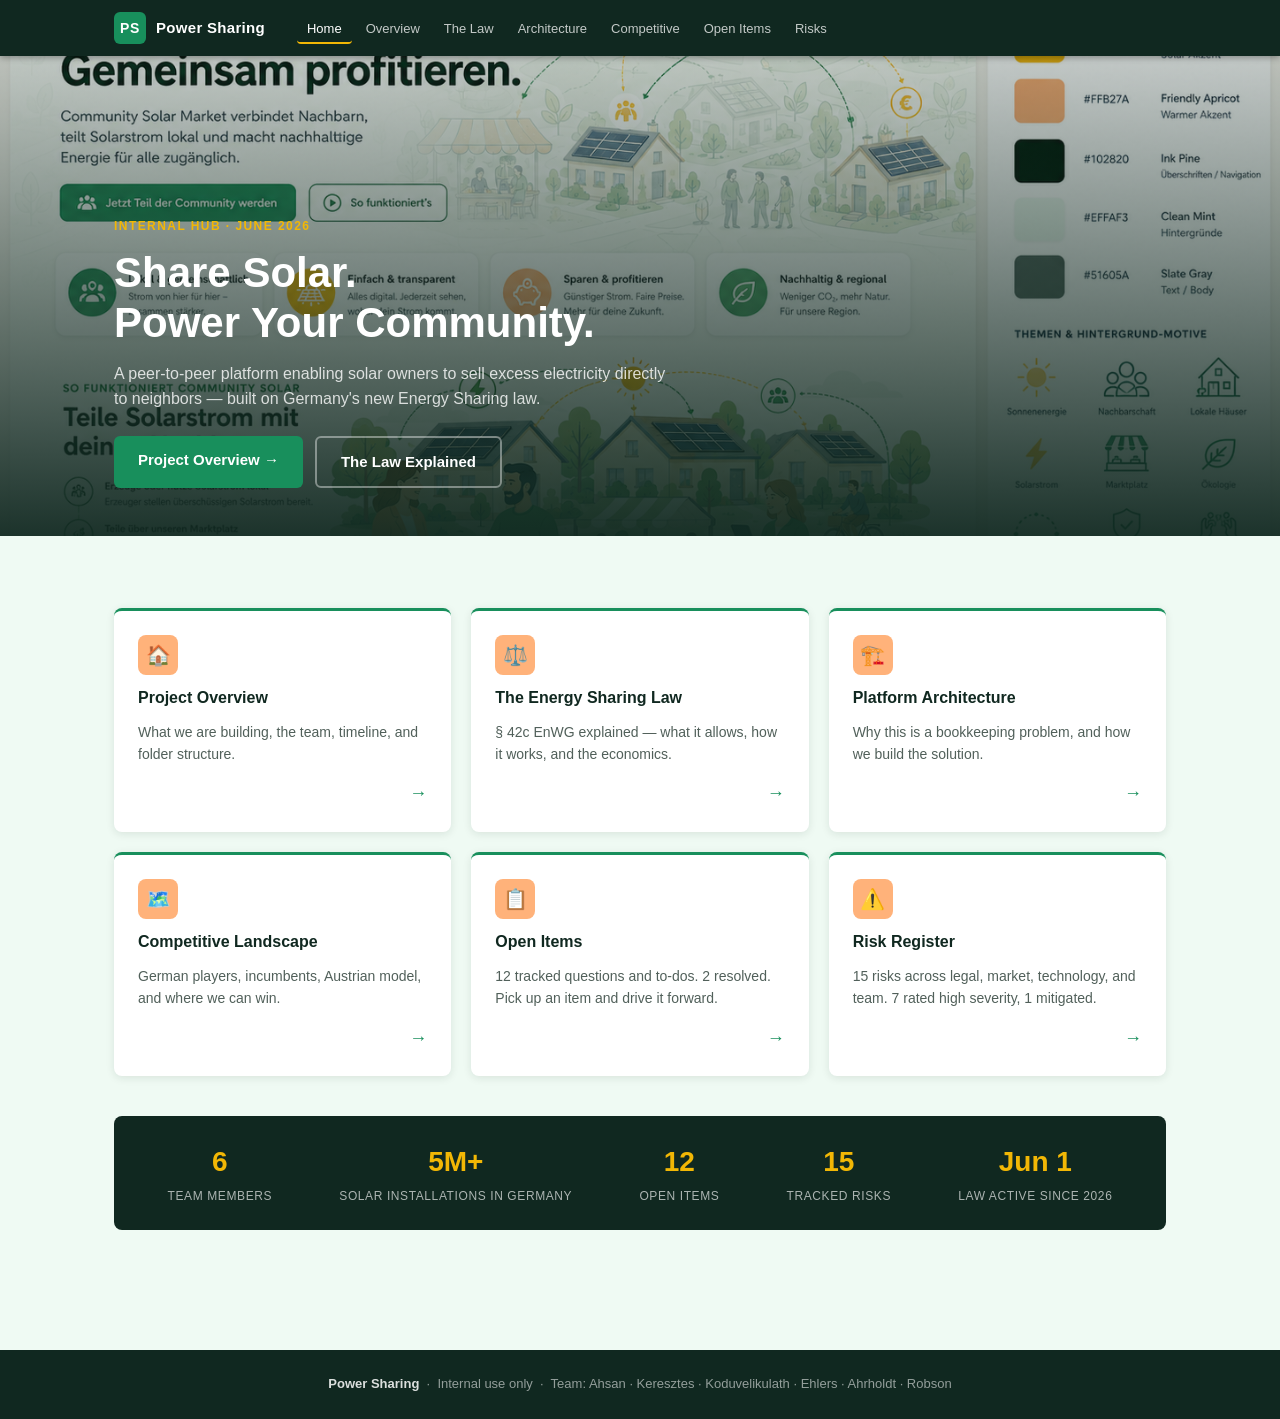
<file: index.html>
<!DOCTYPE html>
<html lang="en">
<head>
  <meta charset="UTF-8">
  <meta name="viewport" content="width=device-width, initial-scale=1.0">
  <title>Power Sharing — Internal Hub</title>
  <link rel="stylesheet" href="css/style.css">
</head>
<body>

<nav>
  <div class="nav-inner">
    <a href="index.html" class="nav-logo">
      <span class="monogram">PS</span>
      <span class="wordmark">Power Sharing</span>
    </a>
    <ul class="nav-links">
      <li><a href="index.html" class="active">Home</a></li>
      <li><a href="overview.html">Overview</a></li>
      <li><a href="law.html">The Law</a></li>
      <li><a href="architecture.html">Architecture</a></li>
      <li><a href="competitive.html">Competitive</a></li>
      <li><a href="open-items.html">Open Items</a></li>
      <li><a href="risk-register.html">Risks</a></li>
    </ul>
  </div>
</nav>

<div class="hero hero-home">
  <div class="hero-inner">
    <div class="hero-eyebrow">Internal Hub · June 2026</div>
    <h1>Share Solar.<br>Power Your Community.</h1>
    <p>A peer-to-peer platform enabling solar owners to sell excess electricity directly to neighbors — built on Germany's new Energy Sharing law.</p>
    <div class="hero-buttons">
      <a href="overview.html" class="btn-primary">Project Overview →</a>
      <a href="law.html" class="btn-secondary">The Law Explained</a>
    </div>
  </div>
</div>

<main>
  <div class="card-grid">
    <a href="overview.html" class="card">
      <div class="card-icon">🏠</div>
      <h3>Project Overview</h3>
      <p>What we are building, the team, timeline, and folder structure.</p>
      <span class="card-arrow">→</span>
    </a>
    <a href="law.html" class="card">
      <div class="card-icon">⚖️</div>
      <h3>The Energy Sharing Law</h3>
      <p>§ 42c EnWG explained — what it allows, how it works, and the economics.</p>
      <span class="card-arrow">→</span>
    </a>
    <a href="architecture.html" class="card">
      <div class="card-icon">🏗️</div>
      <h3>Platform Architecture</h3>
      <p>Why this is a bookkeeping problem, and how we build the solution.</p>
      <span class="card-arrow">→</span>
    </a>
    <a href="competitive.html" class="card">
      <div class="card-icon">🗺️</div>
      <h3>Competitive Landscape</h3>
      <p>German players, incumbents, Austrian model, and where we can win.</p>
      <span class="card-arrow">→</span>
    </a>
    <a href="open-items.html" class="card">
      <div class="card-icon">📋</div>
      <h3>Open Items</h3>
      <p>12 tracked questions and to-dos. 2 resolved. Pick up an item and drive it forward.</p>
      <span class="card-arrow">→</span>
    </a>
    <a href="risk-register.html" class="card">
      <div class="card-icon">⚠️</div>
      <h3>Risk Register</h3>
      <p>15 risks across legal, market, technology, and team. 7 rated high severity, 1 mitigated.</p>
      <span class="card-arrow">→</span>
    </a>
  </div>

  <div class="stats-bar">
    <div class="stat">
      <div class="number">6</div>
      <div class="label">Team Members</div>
    </div>
    <div class="stat">
      <div class="number">5M+</div>
      <div class="label">Solar Installations in Germany</div>
    </div>
    <div class="stat">
      <div class="number">12</div>
      <div class="label">Open Items</div>
    </div>
    <div class="stat">
      <div class="number">15</div>
      <div class="label">Tracked Risks</div>
    </div>
    <div class="stat">
      <div class="number">Jun 1</div>
      <div class="label">Law Active Since 2026</div>
    </div>
  </div>
</main>

<footer>
  <strong>Power Sharing</strong> &nbsp;·&nbsp; Internal use only &nbsp;·&nbsp; Team: Ahsan · Keresztes · Koduvelikulath · Ehlers · Ahrholdt · Robson
</footer>

</body>
</html>
</file>
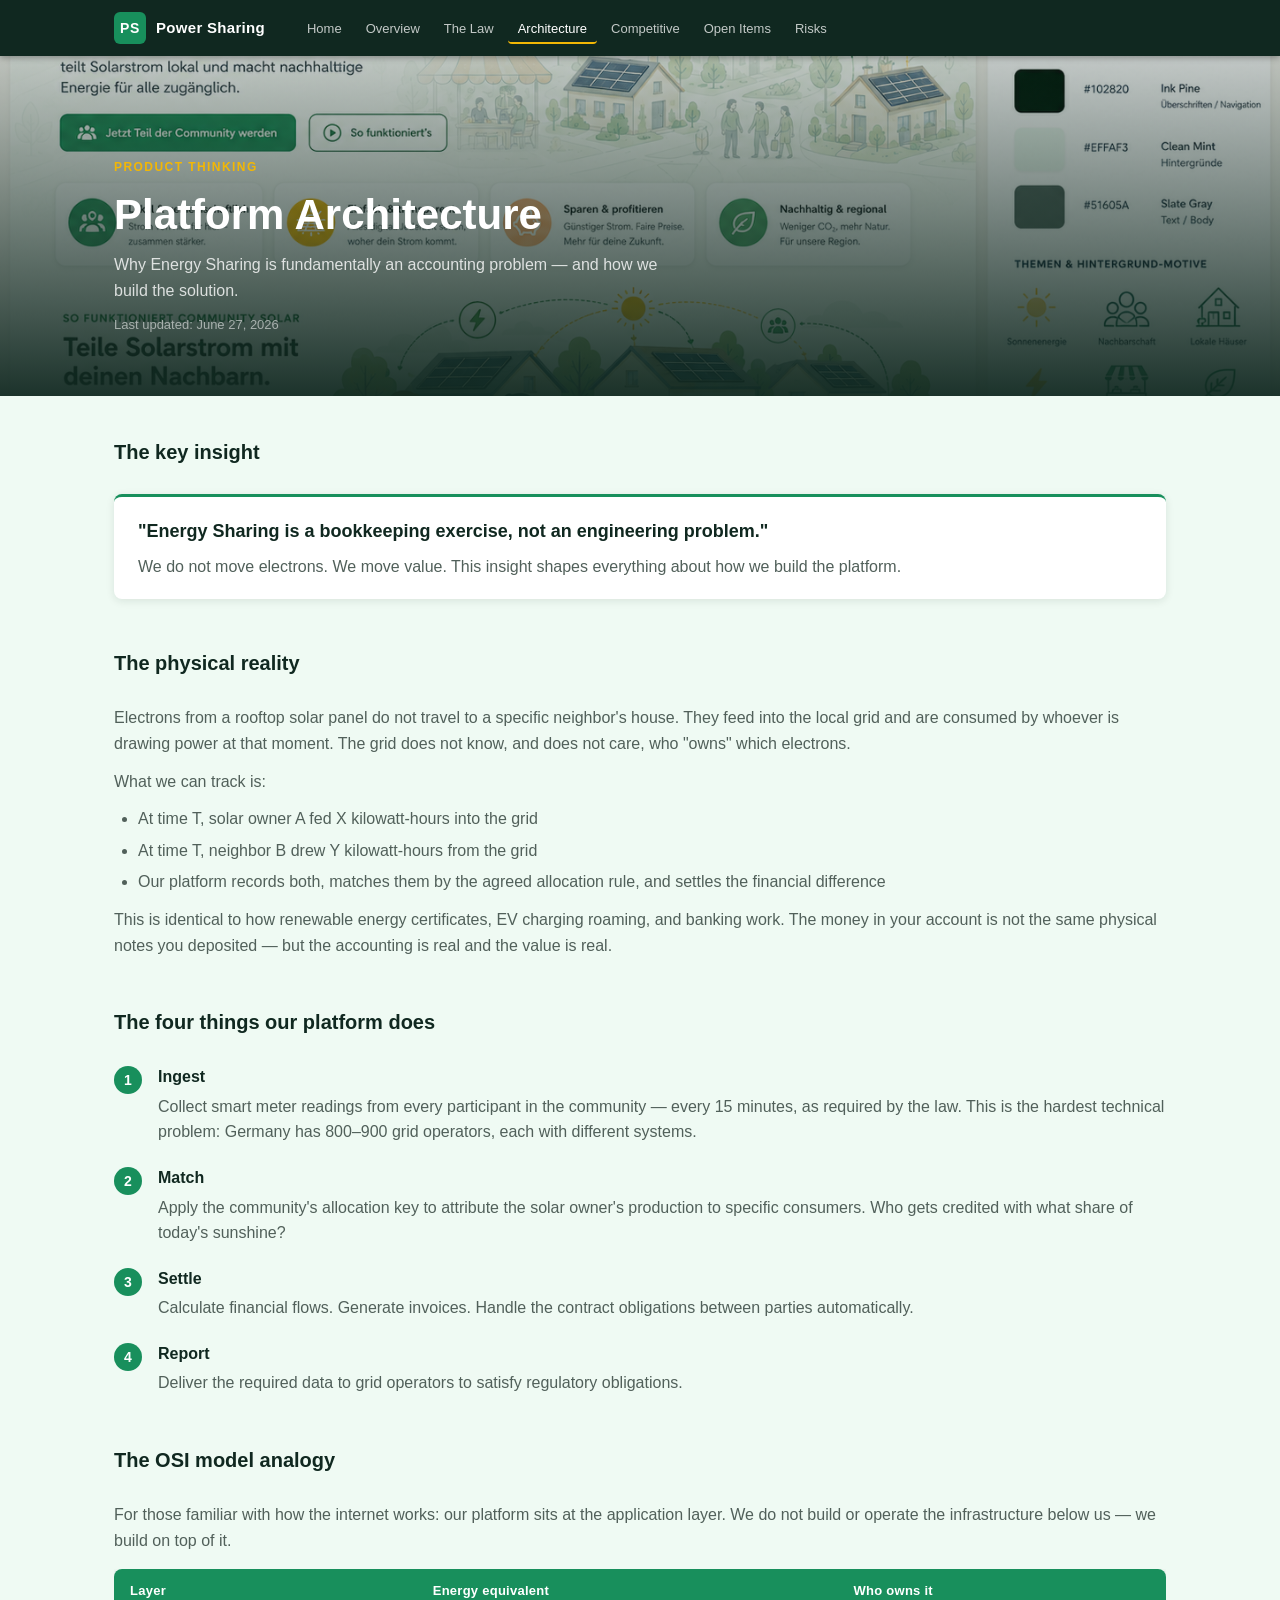
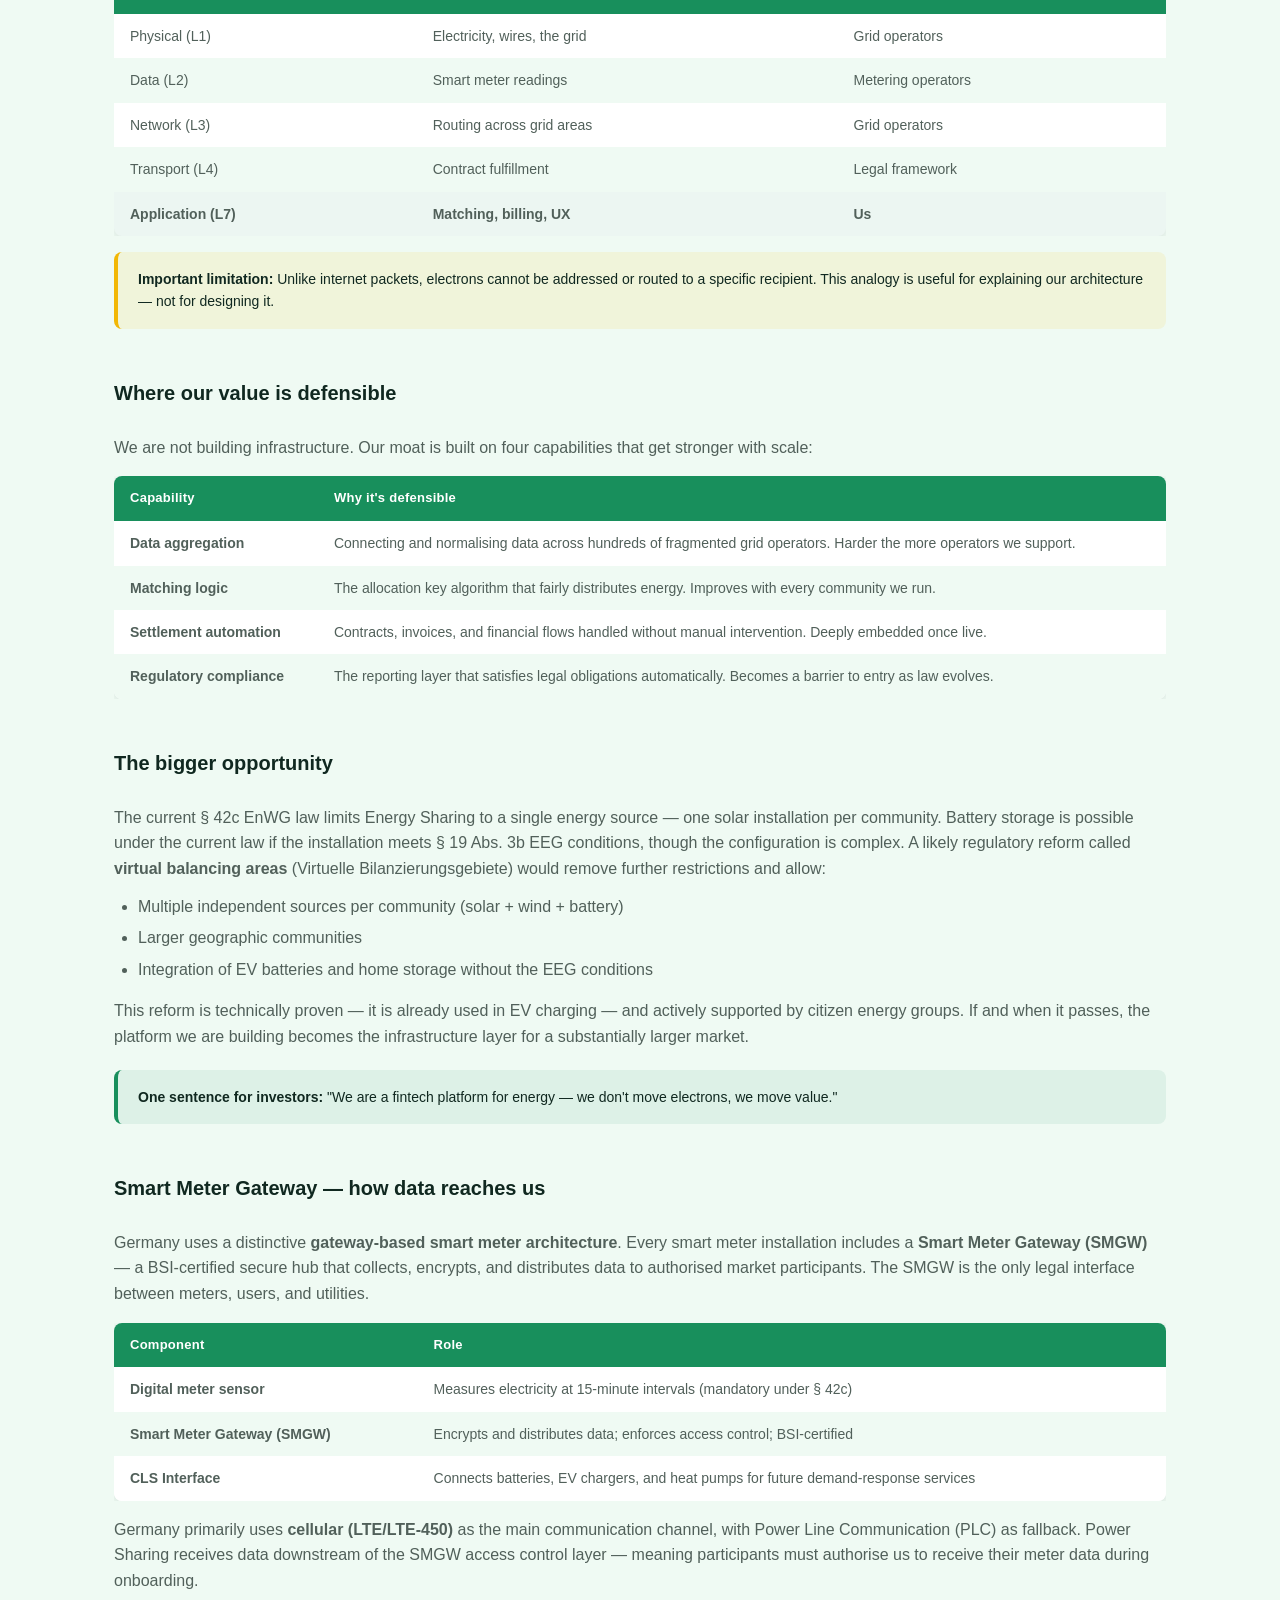
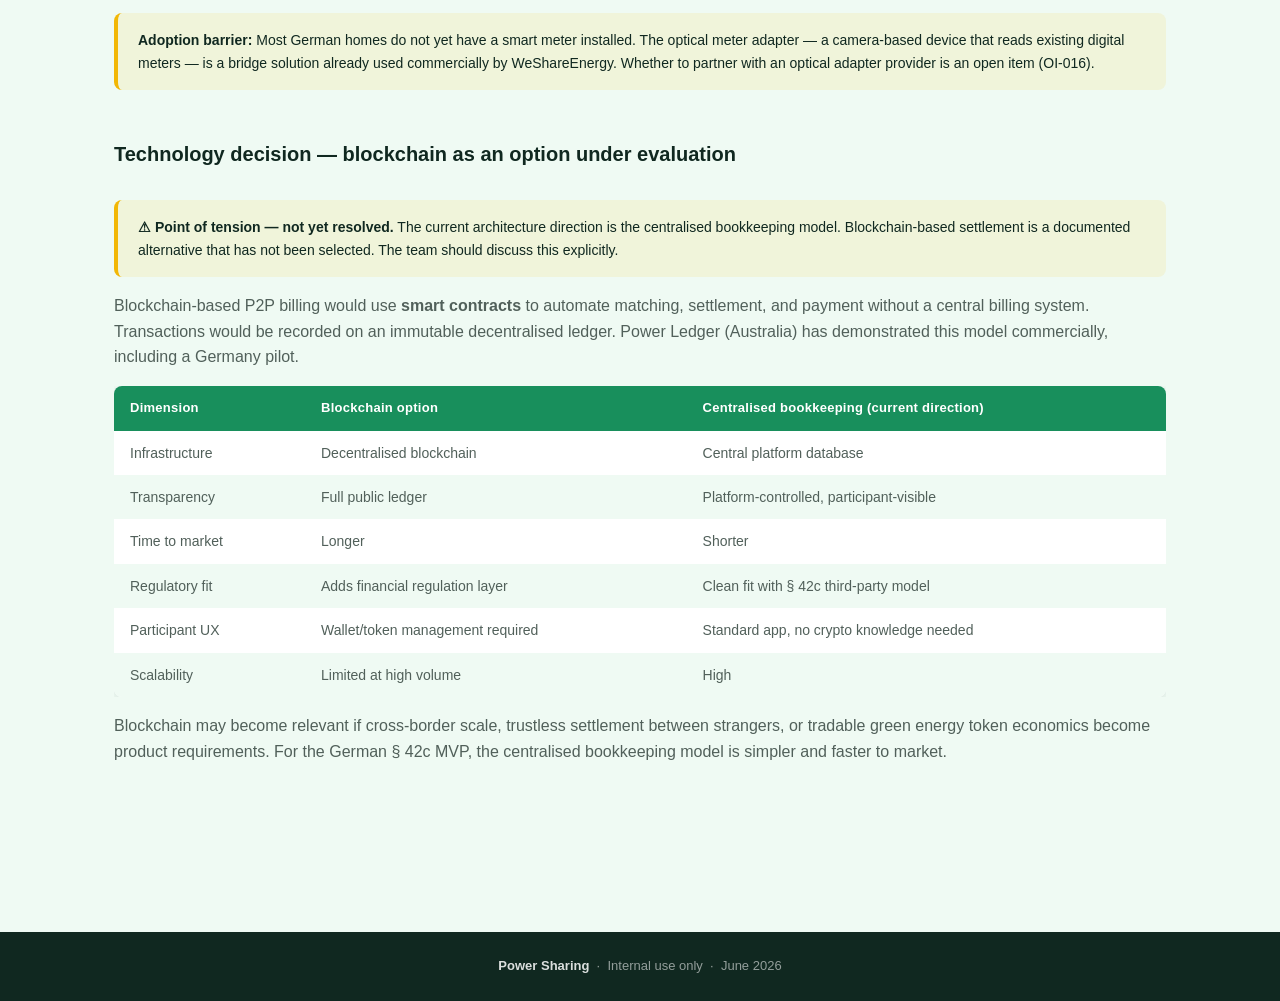
<file: architecture.html>
<!DOCTYPE html>
<html lang="en">
<head>
  <meta charset="UTF-8">
  <meta name="viewport" content="width=device-width, initial-scale=1.0">
  <title>Platform Architecture — Power Sharing</title>
  <link rel="stylesheet" href="css/style.css">
</head>
<body>

<nav>
  <div class="nav-inner">
    <a href="index.html" class="nav-logo">
      <span class="monogram">PS</span>
      <span class="wordmark">Power Sharing</span>
    </a>
    <ul class="nav-links">
      <li><a href="index.html">Home</a></li>
      <li><a href="overview.html">Overview</a></li>
      <li><a href="law.html">The Law</a></li>
      <li><a href="architecture.html" class="active">Architecture</a></li>
      <li><a href="competitive.html">Competitive</a></li>
      <li><a href="open-items.html">Open Items</a></li>
      <li><a href="risk-register.html">Risks</a></li>
    </ul>
  </div>
</nav>

<div class="hero">
  <div class="hero-inner">
    <div class="hero-eyebrow">Product Thinking</div>
    <h1>Platform Architecture</h1>
    <p>Why Energy Sharing is fundamentally an accounting problem — and how we build the solution.</p>
    <p class="meta">Last updated: June 27, 2026</p>
  </div>
</div>

<main>
  <section>
    <h2>The key insight</h2>
    <div class="intro-box">
      <p style="font-size:18px; color:var(--ink); font-weight:600; margin-bottom:8px;">"Energy Sharing is a bookkeeping exercise, not an engineering problem."</p>
      <p style="margin:0;">We do not move electrons. We move value. This insight shapes everything about how we build the platform.</p>
    </div>
  </section>

  <section>
    <h2>The physical reality</h2>
    <p>Electrons from a rooftop solar panel do not travel to a specific neighbor's house. They feed into the local grid and are consumed by whoever is drawing power at that moment. The grid does not know, and does not care, who "owns" which electrons.</p>
    <p>What we can track is:</p>
    <ul style="margin: 8px 0 12px 24px; color: var(--slate);">
      <li style="margin-bottom:6px;">At time T, solar owner A fed X kilowatt-hours into the grid</li>
      <li style="margin-bottom:6px;">At time T, neighbor B drew Y kilowatt-hours from the grid</li>
      <li>Our platform records both, matches them by the agreed allocation rule, and settles the financial difference</li>
    </ul>
    <p>This is identical to how renewable energy certificates, EV charging roaming, and banking work. The money in your account is not the same physical notes you deposited — but the accounting is real and the value is real.</p>
  </section>

  <section>
    <h2>The four things our platform does</h2>
    <ol class="steps">
      <li>
        <div>
          <strong style="color:var(--ink);">Ingest</strong>
          <p style="margin:4px 0 0;">Collect smart meter readings from every participant in the community — every 15 minutes, as required by the law. This is the hardest technical problem: Germany has 800–900 grid operators, each with different systems.</p>
        </div>
      </li>
      <li>
        <div>
          <strong style="color:var(--ink);">Match</strong>
          <p style="margin:4px 0 0;">Apply the community's allocation key to attribute the solar owner's production to specific consumers. Who gets credited with what share of today's sunshine?</p>
        </div>
      </li>
      <li>
        <div>
          <strong style="color:var(--ink);">Settle</strong>
          <p style="margin:4px 0 0;">Calculate financial flows. Generate invoices. Handle the contract obligations between parties automatically.</p>
        </div>
      </li>
      <li>
        <div>
          <strong style="color:var(--ink);">Report</strong>
          <p style="margin:4px 0 0;">Deliver the required data to grid operators to satisfy regulatory obligations.</p>
        </div>
      </li>
    </ol>
  </section>

  <section>
    <h2>The OSI model analogy</h2>
    <p>For those familiar with how the internet works: our platform sits at the application layer. We do not build or operate the infrastructure below us — we build on top of it.</p>
    <div class="table-wrap">
      <table>
        <thead>
          <tr><th>Layer</th><th>Energy equivalent</th><th>Who owns it</th></tr>
        </thead>
        <tbody>
          <tr><td>Physical (L1)</td><td>Electricity, wires, the grid</td><td>Grid operators</td></tr>
          <tr><td>Data (L2)</td><td>Smart meter readings</td><td>Metering operators</td></tr>
          <tr><td>Network (L3)</td><td>Routing across grid areas</td><td>Grid operators</td></tr>
          <tr><td>Transport (L4)</td><td>Contract fulfillment</td><td>Legal framework</td></tr>
          <tr style="background: rgba(24,143,92,0.08);"><td><strong>Application (L7)</strong></td><td><strong>Matching, billing, UX</strong></td><td><strong>Us</strong></td></tr>
        </tbody>
      </table>
    </div>
    <div class="callout callout-warn" style="margin-top:16px;">
      <strong>Important limitation:</strong> Unlike internet packets, electrons cannot be addressed or routed to a specific recipient. This analogy is useful for explaining our architecture — not for designing it.
    </div>
  </section>

  <section>
    <h2>Where our value is defensible</h2>
    <p>We are not building infrastructure. Our moat is built on four capabilities that get stronger with scale:</p>
    <div class="table-wrap">
      <table>
        <thead>
          <tr><th>Capability</th><th>Why it's defensible</th></tr>
        </thead>
        <tbody>
          <tr><td><strong>Data aggregation</strong></td><td>Connecting and normalising data across hundreds of fragmented grid operators. Harder the more operators we support.</td></tr>
          <tr><td><strong>Matching logic</strong></td><td>The allocation key algorithm that fairly distributes energy. Improves with every community we run.</td></tr>
          <tr><td><strong>Settlement automation</strong></td><td>Contracts, invoices, and financial flows handled without manual intervention. Deeply embedded once live.</td></tr>
          <tr><td><strong>Regulatory compliance</strong></td><td>The reporting layer that satisfies legal obligations automatically. Becomes a barrier to entry as law evolves.</td></tr>
        </tbody>
      </table>
    </div>
  </section>

  <section>
    <h2>The bigger opportunity</h2>
    <p>The current § 42c EnWG law limits Energy Sharing to a single energy source — one solar installation per community. Battery storage is possible under the current law if the installation meets § 19 Abs. 3b EEG conditions, though the configuration is complex. A likely regulatory reform called <strong>virtual balancing areas</strong> (Virtuelle Bilanzierungsgebiete) would remove further restrictions and allow:</p>
    <ul style="margin: 8px 0 16px 24px; color: var(--slate);">
      <li style="margin-bottom:6px;">Multiple independent sources per community (solar + wind + battery)</li>
      <li style="margin-bottom:6px;">Larger geographic communities</li>
      <li>Integration of EV batteries and home storage without the EEG conditions</li>
    </ul>
    <p>This reform is technically proven — it is already used in EV charging — and actively supported by citizen energy groups. If and when it passes, the platform we are building becomes the infrastructure layer for a substantially larger market.</p>
    <div class="callout callout-confirm">
      <strong>One sentence for investors:</strong> "We are a fintech platform for energy — we don't move electrons, we move value."
    </div>
  </section>

  <section>
    <h2>Smart Meter Gateway — how data reaches us</h2>
    <p>Germany uses a distinctive <strong>gateway-based smart meter architecture</strong>. Every smart meter installation includes a <strong>Smart Meter Gateway (SMGW)</strong> — a BSI-certified secure hub that collects, encrypts, and distributes data to authorised market participants. The SMGW is the only legal interface between meters, users, and utilities.</p>
    <div class="table-wrap">
      <table>
        <thead>
          <tr><th>Component</th><th>Role</th></tr>
        </thead>
        <tbody>
          <tr><td><strong>Digital meter sensor</strong></td><td>Measures electricity at 15-minute intervals (mandatory under § 42c)</td></tr>
          <tr><td><strong>Smart Meter Gateway (SMGW)</strong></td><td>Encrypts and distributes data; enforces access control; BSI-certified</td></tr>
          <tr><td><strong>CLS Interface</strong></td><td>Connects batteries, EV chargers, and heat pumps for future demand-response services</td></tr>
        </tbody>
      </table>
    </div>
    <p style="margin-top:12px;">Germany primarily uses <strong>cellular (LTE/LTE-450)</strong> as the main communication channel, with Power Line Communication (PLC) as fallback. Power Sharing receives data downstream of the SMGW access control layer — meaning participants must authorise us to receive their meter data during onboarding.</p>
    <div class="callout callout-warn">
      <strong>Adoption barrier:</strong> Most German homes do not yet have a smart meter installed. The optical meter adapter — a camera-based device that reads existing digital meters — is a bridge solution already used commercially by WeShareEnergy. Whether to partner with an optical adapter provider is an open item (OI-016).
    </div>
  </section>

  <section>
    <h2>Technology decision — blockchain as an option under evaluation</h2>
    <div class="callout callout-warn" style="margin-bottom:16px;">
      <strong>⚠ Point of tension — not yet resolved.</strong> The current architecture direction is the centralised bookkeeping model. Blockchain-based settlement is a documented alternative that has not been selected. The team should discuss this explicitly.
    </div>
    <p>Blockchain-based P2P billing would use <strong>smart contracts</strong> to automate matching, settlement, and payment without a central billing system. Transactions would be recorded on an immutable decentralised ledger. Power Ledger (Australia) has demonstrated this model commercially, including a Germany pilot.</p>
    <div class="table-wrap">
      <table>
        <thead>
          <tr><th>Dimension</th><th>Blockchain option</th><th>Centralised bookkeeping (current direction)</th></tr>
        </thead>
        <tbody>
          <tr><td>Infrastructure</td><td>Decentralised blockchain</td><td>Central platform database</td></tr>
          <tr><td>Transparency</td><td>Full public ledger</td><td>Platform-controlled, participant-visible</td></tr>
          <tr><td>Time to market</td><td>Longer</td><td>Shorter</td></tr>
          <tr><td>Regulatory fit</td><td>Adds financial regulation layer</td><td>Clean fit with § 42c third-party model</td></tr>
          <tr><td>Participant UX</td><td>Wallet/token management required</td><td>Standard app, no crypto knowledge needed</td></tr>
          <tr><td>Scalability</td><td>Limited at high volume</td><td>High</td></tr>
        </tbody>
      </table>
    </div>
    <p style="margin-top:12px;">Blockchain may become relevant if cross-border scale, trustless settlement between strangers, or tradable green energy token economics become product requirements. For the German § 42c MVP, the centralised bookkeeping model is simpler and faster to market.</p>
  </section>
</main>

<footer>
  <strong>Power Sharing</strong> &nbsp;·&nbsp; Internal use only &nbsp;·&nbsp; June 2026
</footer>

</body>
</html>
</file>
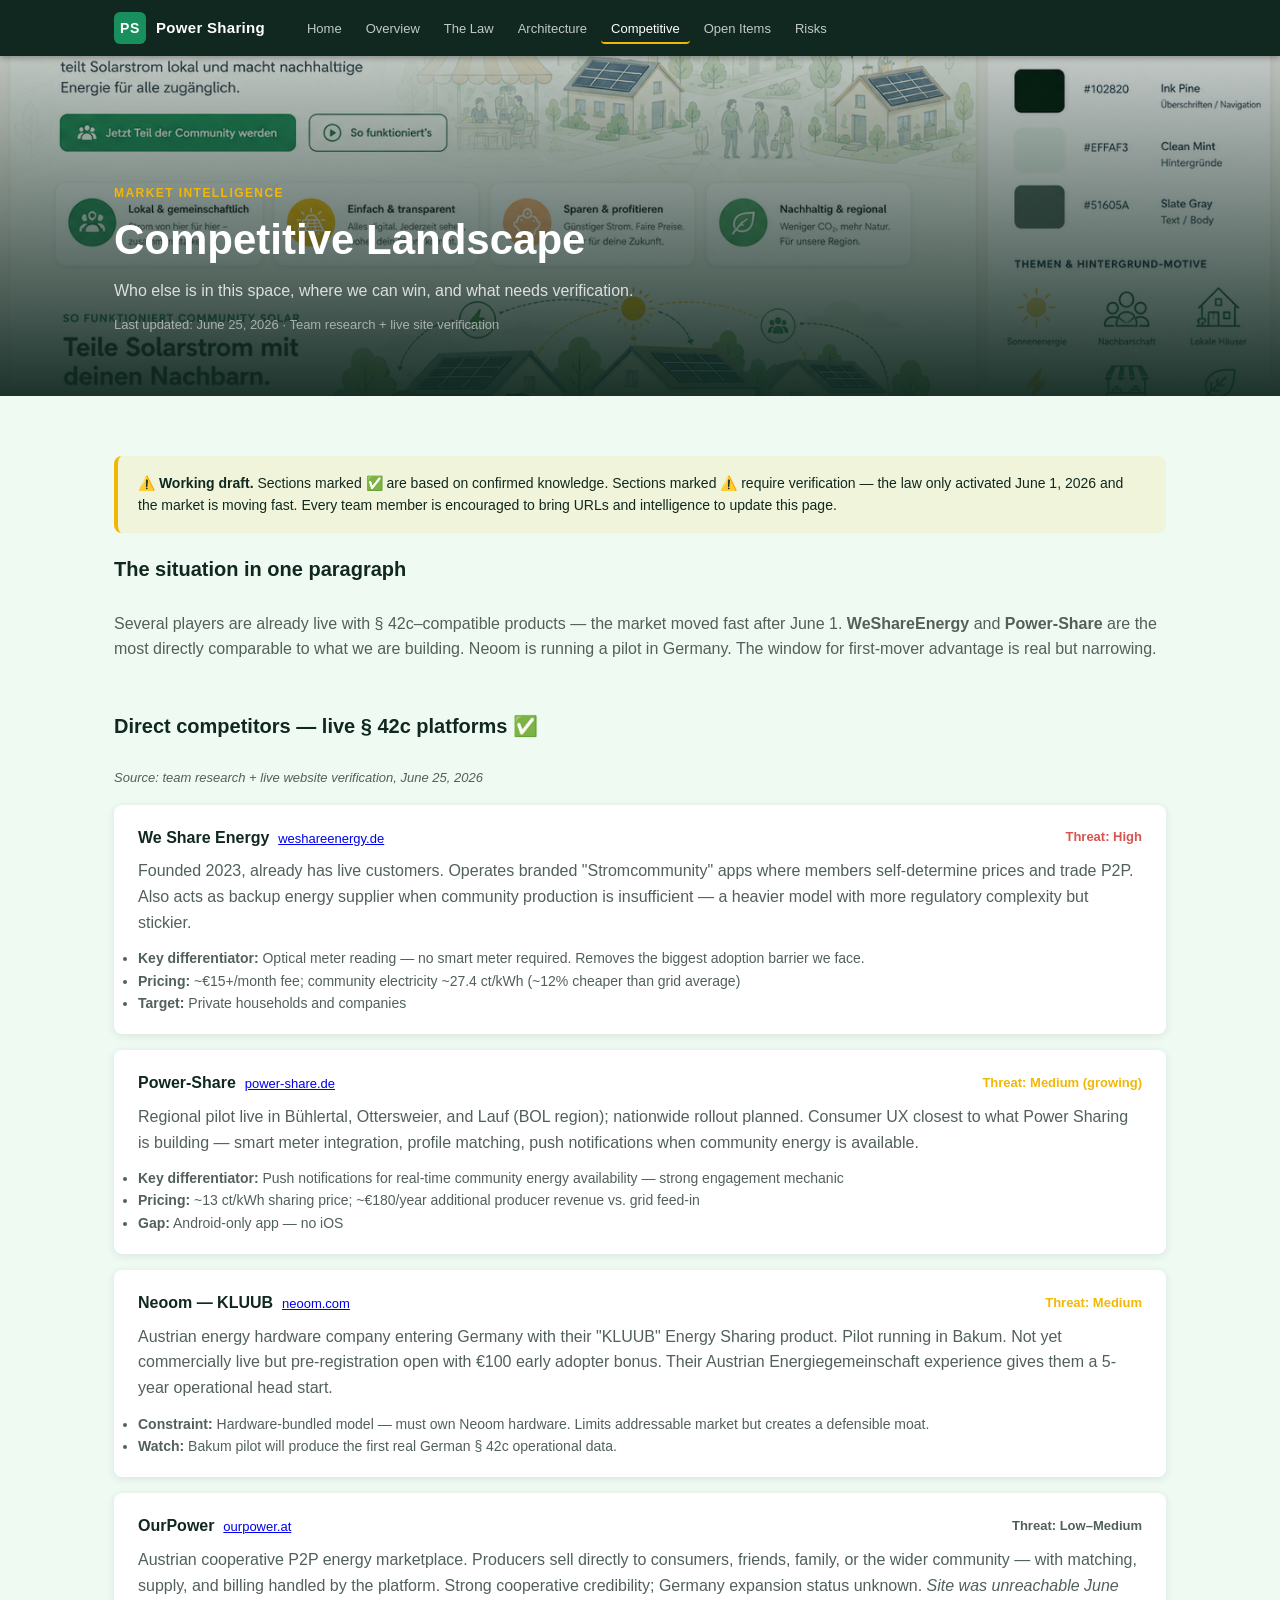
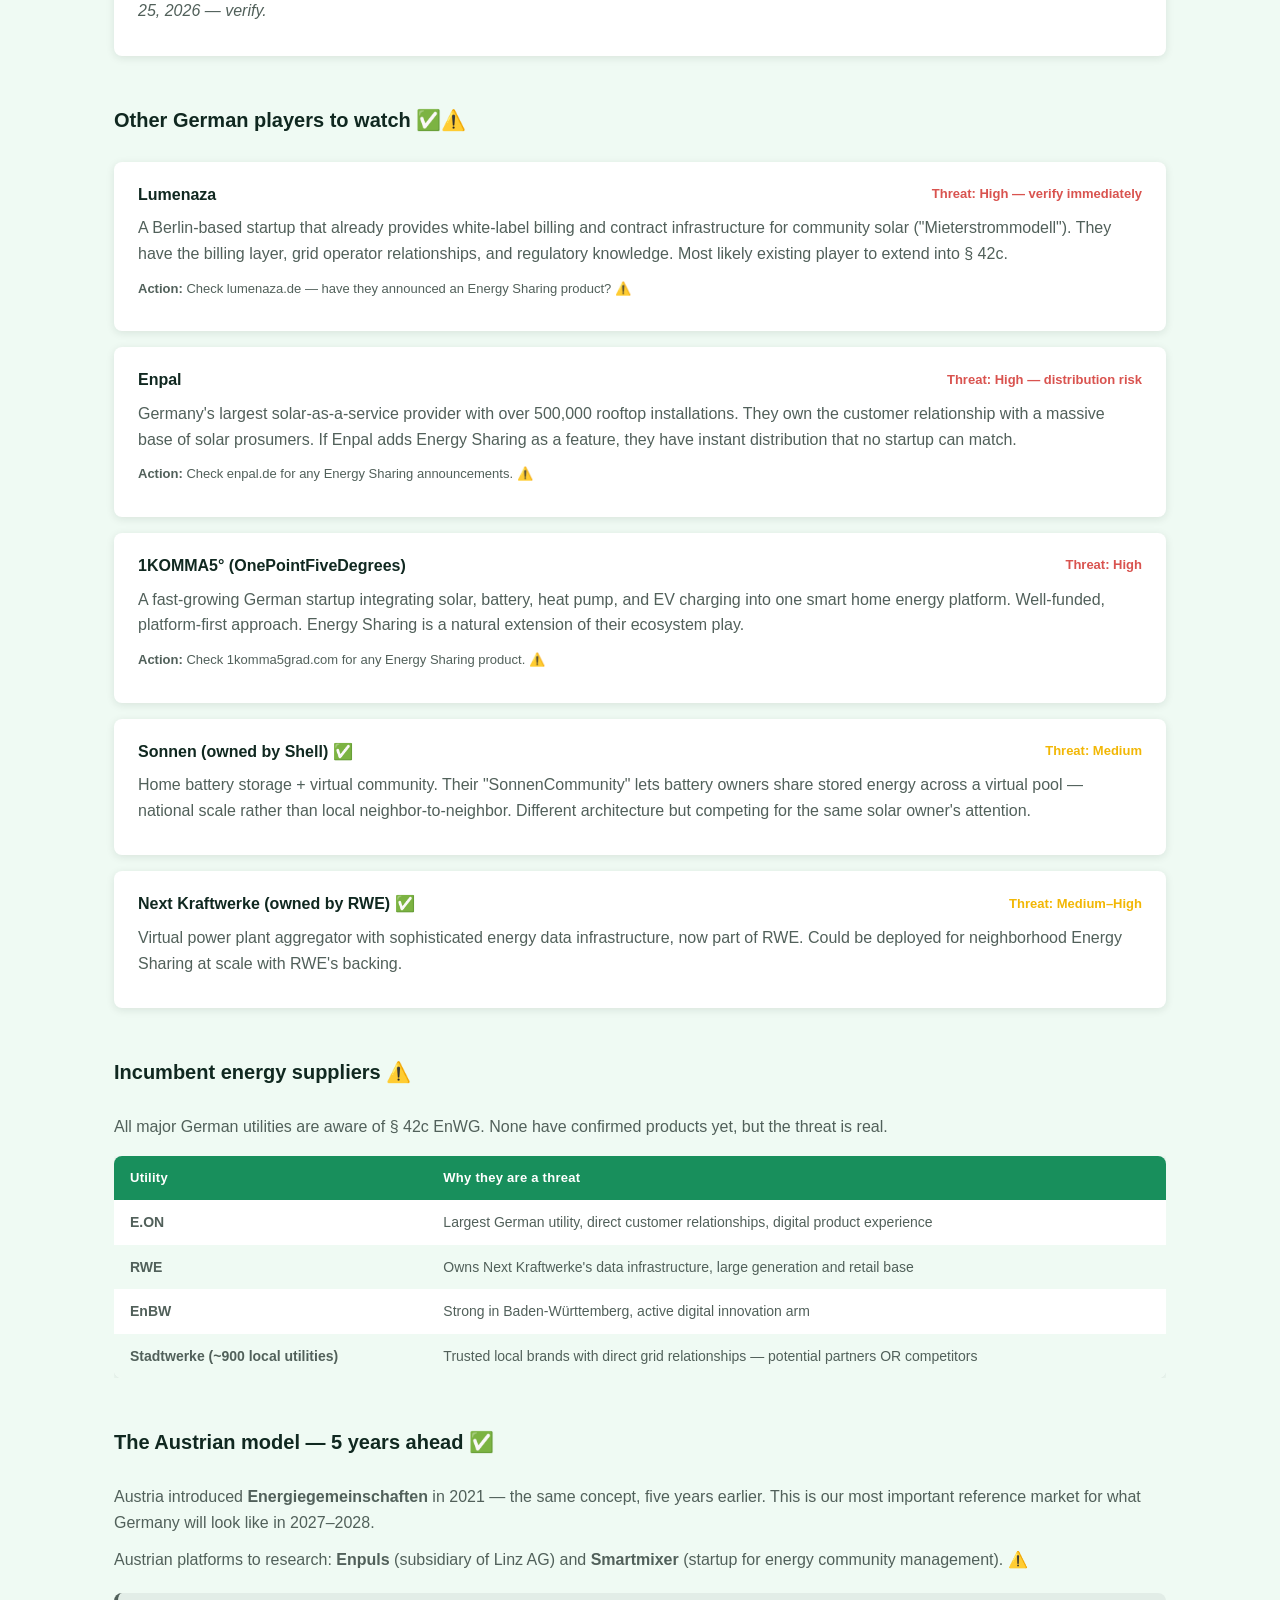
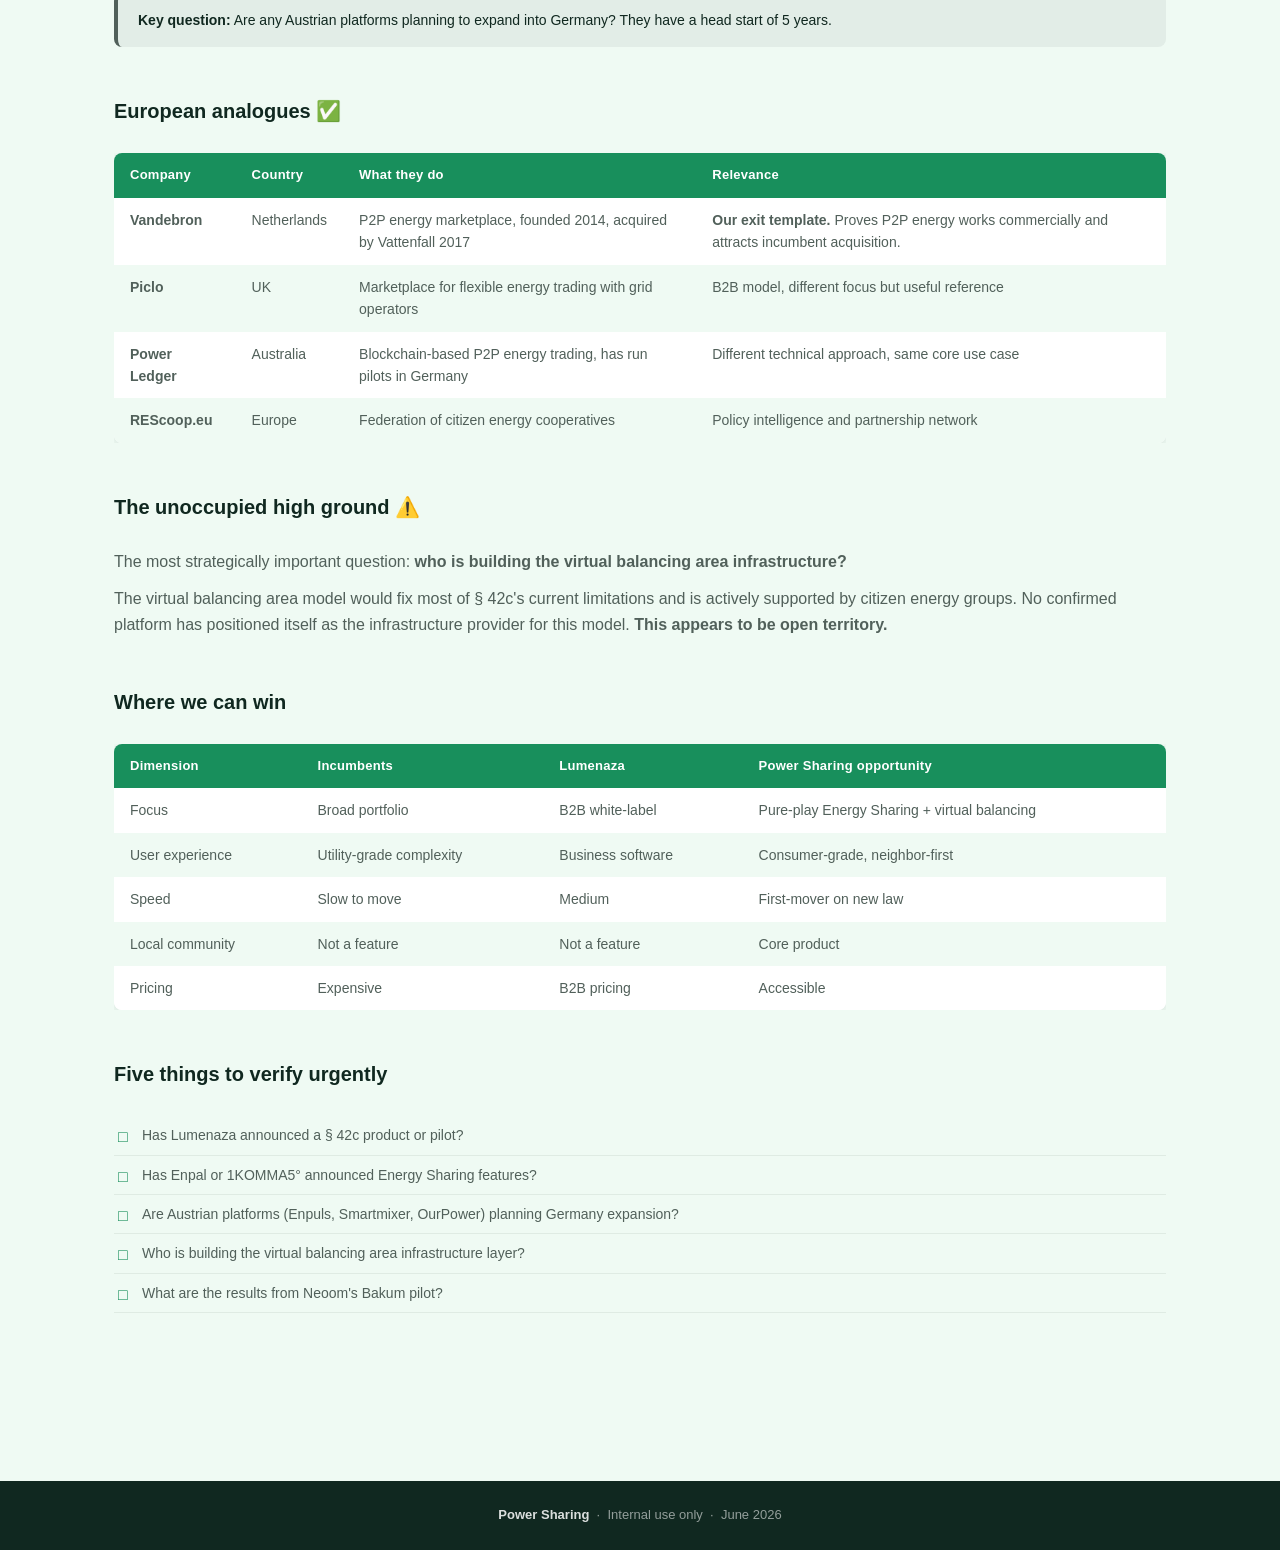
<file: competitive.html>
<!DOCTYPE html>
<html lang="en">
<head>
  <meta charset="UTF-8">
  <meta name="viewport" content="width=device-width, initial-scale=1.0">
  <title>Competitive Landscape — Power Sharing</title>
  <link rel="stylesheet" href="css/style.css">
</head>
<body>

<nav>
  <div class="nav-inner">
    <a href="index.html" class="nav-logo">
      <span class="monogram">PS</span>
      <span class="wordmark">Power Sharing</span>
    </a>
    <ul class="nav-links">
      <li><a href="index.html">Home</a></li>
      <li><a href="overview.html">Overview</a></li>
      <li><a href="law.html">The Law</a></li>
      <li><a href="architecture.html">Architecture</a></li>
      <li><a href="competitive.html" class="active">Competitive</a></li>
      <li><a href="open-items.html">Open Items</a></li>
      <li><a href="risk-register.html">Risks</a></li>
    </ul>
  </div>
</nav>

<div class="hero">
  <div class="hero-inner">
    <div class="hero-eyebrow">Market Intelligence</div>
    <h1>Competitive Landscape</h1>
    <p>Who else is in this space, where we can win, and what needs verification.</p>
    <p class="meta">Last updated: June 25, 2026 · Team research + live site verification</p>
  </div>
</div>

<main>
  <div class="callout callout-warn">
    <strong>⚠️ Working draft.</strong> Sections marked ✅ are based on confirmed knowledge. Sections marked ⚠️ require verification — the law only activated June 1, 2026 and the market is moving fast. Every team member is encouraged to bring URLs and intelligence to update this page.
  </div>

  <section>
    <h2>The situation in one paragraph</h2>
    <p>Several players are already live with § 42c–compatible products — the market moved fast after June 1. <strong>WeShareEnergy</strong> and <strong>Power-Share</strong> are the most directly comparable to what we are building. Neoom is running a pilot in Germany. The window for first-mover advantage is real but narrowing.</p>
  </section>

  <section>
    <h2>Direct competitors — live § 42c platforms ✅</h2>
    <p style="font-size:13px; color: var(--text-muted); margin-bottom: 16px;"><em>Source: team research + live website verification, June 25, 2026</em></p>

    <div class="competitor-card">
      <div class="competitor-header">
        <h4>We Share Energy &nbsp;<a href="https://www.weshareenergy.de" target="_blank" style="font-size:13px; font-weight:400;">weshareenergy.de</a></h4>
        <span class="threat-high">Threat: High</span>
      </div>
      <p>Founded 2023, already has live customers. Operates branded "Stromcommunity" apps where members self-determine prices and trade P2P. Also acts as backup energy supplier when community production is insufficient — a heavier model with more regulatory complexity but stickier.</p>
      <ul style="margin-top:8px; font-size:14px;">
        <li><strong>Key differentiator:</strong> Optical meter reading — no smart meter required. Removes the biggest adoption barrier we face.</li>
        <li><strong>Pricing:</strong> ~€15+/month fee; community electricity ~27.4 ct/kWh (~12% cheaper than grid average)</li>
        <li><strong>Target:</strong> Private households and companies</li>
      </ul>
    </div>

    <div class="competitor-card">
      <div class="competitor-header">
        <h4>Power-Share &nbsp;<a href="https://www.power-share.de" target="_blank" style="font-size:13px; font-weight:400;">power-share.de</a></h4>
        <span class="threat-medium">Threat: Medium (growing)</span>
      </div>
      <p>Regional pilot live in Bühlertal, Ottersweier, and Lauf (BOL region); nationwide rollout planned. Consumer UX closest to what Power Sharing is building — smart meter integration, profile matching, push notifications when community energy is available.</p>
      <ul style="margin-top:8px; font-size:14px;">
        <li><strong>Key differentiator:</strong> Push notifications for real-time community energy availability — strong engagement mechanic</li>
        <li><strong>Pricing:</strong> ~13 ct/kWh sharing price; ~€180/year additional producer revenue vs. grid feed-in</li>
        <li><strong>Gap:</strong> Android-only app — no iOS</li>
      </ul>
    </div>

    <div class="competitor-card">
      <div class="competitor-header">
        <h4>Neoom — KLUUB &nbsp;<a href="https://neoom.com/energy-sharing-energieteilung-in-deutschland" target="_blank" style="font-size:13px; font-weight:400;">neoom.com</a></h4>
        <span class="threat-medium">Threat: Medium</span>
      </div>
      <p>Austrian energy hardware company entering Germany with their "KLUUB" Energy Sharing product. Pilot running in Bakum. Not yet commercially live but pre-registration open with €100 early adopter bonus. Their Austrian Energiegemeinschaft experience gives them a 5-year operational head start.</p>
      <ul style="margin-top:8px; font-size:14px;">
        <li><strong>Constraint:</strong> Hardware-bundled model — must own Neoom hardware. Limits addressable market but creates a defensible moat.</li>
        <li><strong>Watch:</strong> Bakum pilot will produce the first real German § 42c operational data.</li>
      </ul>
    </div>

    <div class="competitor-card">
      <div class="competitor-header">
        <h4>OurPower &nbsp;<a href="https://ourpower.at" target="_blank" style="font-size:13px; font-weight:400;">ourpower.at</a></h4>
        <span class="threat-low">Threat: Low–Medium</span>
      </div>
      <p>Austrian cooperative P2P energy marketplace. Producers sell directly to consumers, friends, family, or the wider community — with matching, supply, and billing handled by the platform. Strong cooperative credibility; Germany expansion status unknown. <em>Site was unreachable June 25, 2026 — verify.</em></p>
    </div>
  </section>

  <section>
    <h2>Other German players to watch ✅⚠️</h2>

    <div class="competitor-card">
      <div class="competitor-header">
        <h4>Lumenaza</h4>
        <span class="threat-high">Threat: High — verify immediately</span>
      </div>
      <p>A Berlin-based startup that already provides white-label billing and contract infrastructure for community solar ("Mieterstrommodell"). They have the billing layer, grid operator relationships, and regulatory knowledge. Most likely existing player to extend into § 42c.</p>
      <p style="margin-top:8px; font-size:13px;"><strong>Action:</strong> Check lumenaza.de — have they announced an Energy Sharing product? ⚠️</p>
    </div>

    <div class="competitor-card">
      <div class="competitor-header">
        <h4>Enpal</h4>
        <span class="threat-high">Threat: High — distribution risk</span>
      </div>
      <p>Germany's largest solar-as-a-service provider with over 500,000 rooftop installations. They own the customer relationship with a massive base of solar prosumers. If Enpal adds Energy Sharing as a feature, they have instant distribution that no startup can match.</p>
      <p style="margin-top:8px; font-size:13px;"><strong>Action:</strong> Check enpal.de for any Energy Sharing announcements. ⚠️</p>
    </div>

    <div class="competitor-card">
      <div class="competitor-header">
        <h4>1KOMMA5° (OnePointFiveDegrees)</h4>
        <span class="threat-high">Threat: High</span>
      </div>
      <p>A fast-growing German startup integrating solar, battery, heat pump, and EV charging into one smart home energy platform. Well-funded, platform-first approach. Energy Sharing is a natural extension of their ecosystem play.</p>
      <p style="margin-top:8px; font-size:13px;"><strong>Action:</strong> Check 1komma5grad.com for any Energy Sharing product. ⚠️</p>
    </div>

    <div class="competitor-card">
      <div class="competitor-header">
        <h4>Sonnen (owned by Shell) ✅</h4>
        <span class="threat-medium">Threat: Medium</span>
      </div>
      <p>Home battery storage + virtual community. Their "SonnenCommunity" lets battery owners share stored energy across a virtual pool — national scale rather than local neighbor-to-neighbor. Different architecture but competing for the same solar owner's attention.</p>
    </div>

    <div class="competitor-card">
      <div class="competitor-header">
        <h4>Next Kraftwerke (owned by RWE) ✅</h4>
        <span class="threat-medium">Threat: Medium–High</span>
      </div>
      <p>Virtual power plant aggregator with sophisticated energy data infrastructure, now part of RWE. Could be deployed for neighborhood Energy Sharing at scale with RWE's backing.</p>
    </div>
  </section>

  <section>
    <h2>Incumbent energy suppliers ⚠️</h2>
    <p>All major German utilities are aware of § 42c EnWG. None have confirmed products yet, but the threat is real.</p>
    <div class="table-wrap">
      <table>
        <thead>
          <tr><th>Utility</th><th>Why they are a threat</th></tr>
        </thead>
        <tbody>
          <tr><td><strong>E.ON</strong></td><td>Largest German utility, direct customer relationships, digital product experience</td></tr>
          <tr><td><strong>RWE</strong></td><td>Owns Next Kraftwerke's data infrastructure, large generation and retail base</td></tr>
          <tr><td><strong>EnBW</strong></td><td>Strong in Baden-Württemberg, active digital innovation arm</td></tr>
          <tr><td><strong>Stadtwerke (~900 local utilities)</strong></td><td>Trusted local brands with direct grid relationships — potential partners OR competitors</td></tr>
        </tbody>
      </table>
    </div>
  </section>

  <section>
    <h2>The Austrian model — 5 years ahead ✅</h2>
    <p>Austria introduced <strong>Energiegemeinschaften</strong> in 2021 — the same concept, five years earlier. This is our most important reference market for what Germany will look like in 2027–2028.</p>
    <p>Austrian platforms to research: <strong>Enpuls</strong> (subsidiary of Linz AG) and <strong>Smartmixer</strong> (startup for energy community management). ⚠️</p>
    <div class="callout callout-info">
      <strong>Key question:</strong> Are any Austrian platforms planning to expand into Germany? They have a head start of 5 years.
    </div>
  </section>

  <section>
    <h2>European analogues ✅</h2>
    <div class="table-wrap">
      <table>
        <thead>
          <tr><th>Company</th><th>Country</th><th>What they do</th><th>Relevance</th></tr>
        </thead>
        <tbody>
          <tr><td><strong>Vandebron</strong></td><td>Netherlands</td><td>P2P energy marketplace, founded 2014, acquired by Vattenfall 2017</td><td><strong>Our exit template.</strong> Proves P2P energy works commercially and attracts incumbent acquisition.</td></tr>
          <tr><td><strong>Piclo</strong></td><td>UK</td><td>Marketplace for flexible energy trading with grid operators</td><td>B2B model, different focus but useful reference</td></tr>
          <tr><td><strong>Power Ledger</strong></td><td>Australia</td><td>Blockchain-based P2P energy trading, has run pilots in Germany</td><td>Different technical approach, same core use case</td></tr>
          <tr><td><strong>REScoop.eu</strong></td><td>Europe</td><td>Federation of citizen energy cooperatives</td><td>Policy intelligence and partnership network</td></tr>
        </tbody>
      </table>
    </div>
  </section>

  <section>
    <h2>The unoccupied high ground ⚠️</h2>
    <p>The most strategically important question: <strong>who is building the virtual balancing area infrastructure?</strong></p>
    <p>The virtual balancing area model would fix most of § 42c's current limitations and is actively supported by citizen energy groups. No confirmed platform has positioned itself as the infrastructure provider for this model. <strong>This appears to be open territory.</strong></p>
  </section>

  <section>
    <h2>Where we can win</h2>
    <div class="table-wrap">
      <table>
        <thead>
          <tr><th>Dimension</th><th>Incumbents</th><th>Lumenaza</th><th>Power Sharing opportunity</th></tr>
        </thead>
        <tbody>
          <tr><td>Focus</td><td>Broad portfolio</td><td>B2B white-label</td><td>Pure-play Energy Sharing + virtual balancing</td></tr>
          <tr><td>User experience</td><td>Utility-grade complexity</td><td>Business software</td><td>Consumer-grade, neighbor-first</td></tr>
          <tr><td>Speed</td><td>Slow to move</td><td>Medium</td><td>First-mover on new law</td></tr>
          <tr><td>Local community</td><td>Not a feature</td><td>Not a feature</td><td>Core product</td></tr>
          <tr><td>Pricing</td><td>Expensive</td><td>B2B pricing</td><td>Accessible</td></tr>
        </tbody>
      </table>
    </div>
  </section>

  <section>
    <h2>Five things to verify urgently</h2>
    <ul class="checklist">
      <li>Has Lumenaza announced a § 42c product or pilot?</li>
      <li>Has Enpal or 1KOMMA5° announced Energy Sharing features?</li>
      <li>Are Austrian platforms (Enpuls, Smartmixer, OurPower) planning Germany expansion?</li>
      <li>Who is building the virtual balancing area infrastructure layer?</li>
      <li>What are the results from Neoom's Bakum pilot?</li>
    </ul>
  </section>
</main>

<footer>
  <strong>Power Sharing</strong> &nbsp;·&nbsp; Internal use only &nbsp;·&nbsp; June 2026
</footer>

</body>
</html>
</file>
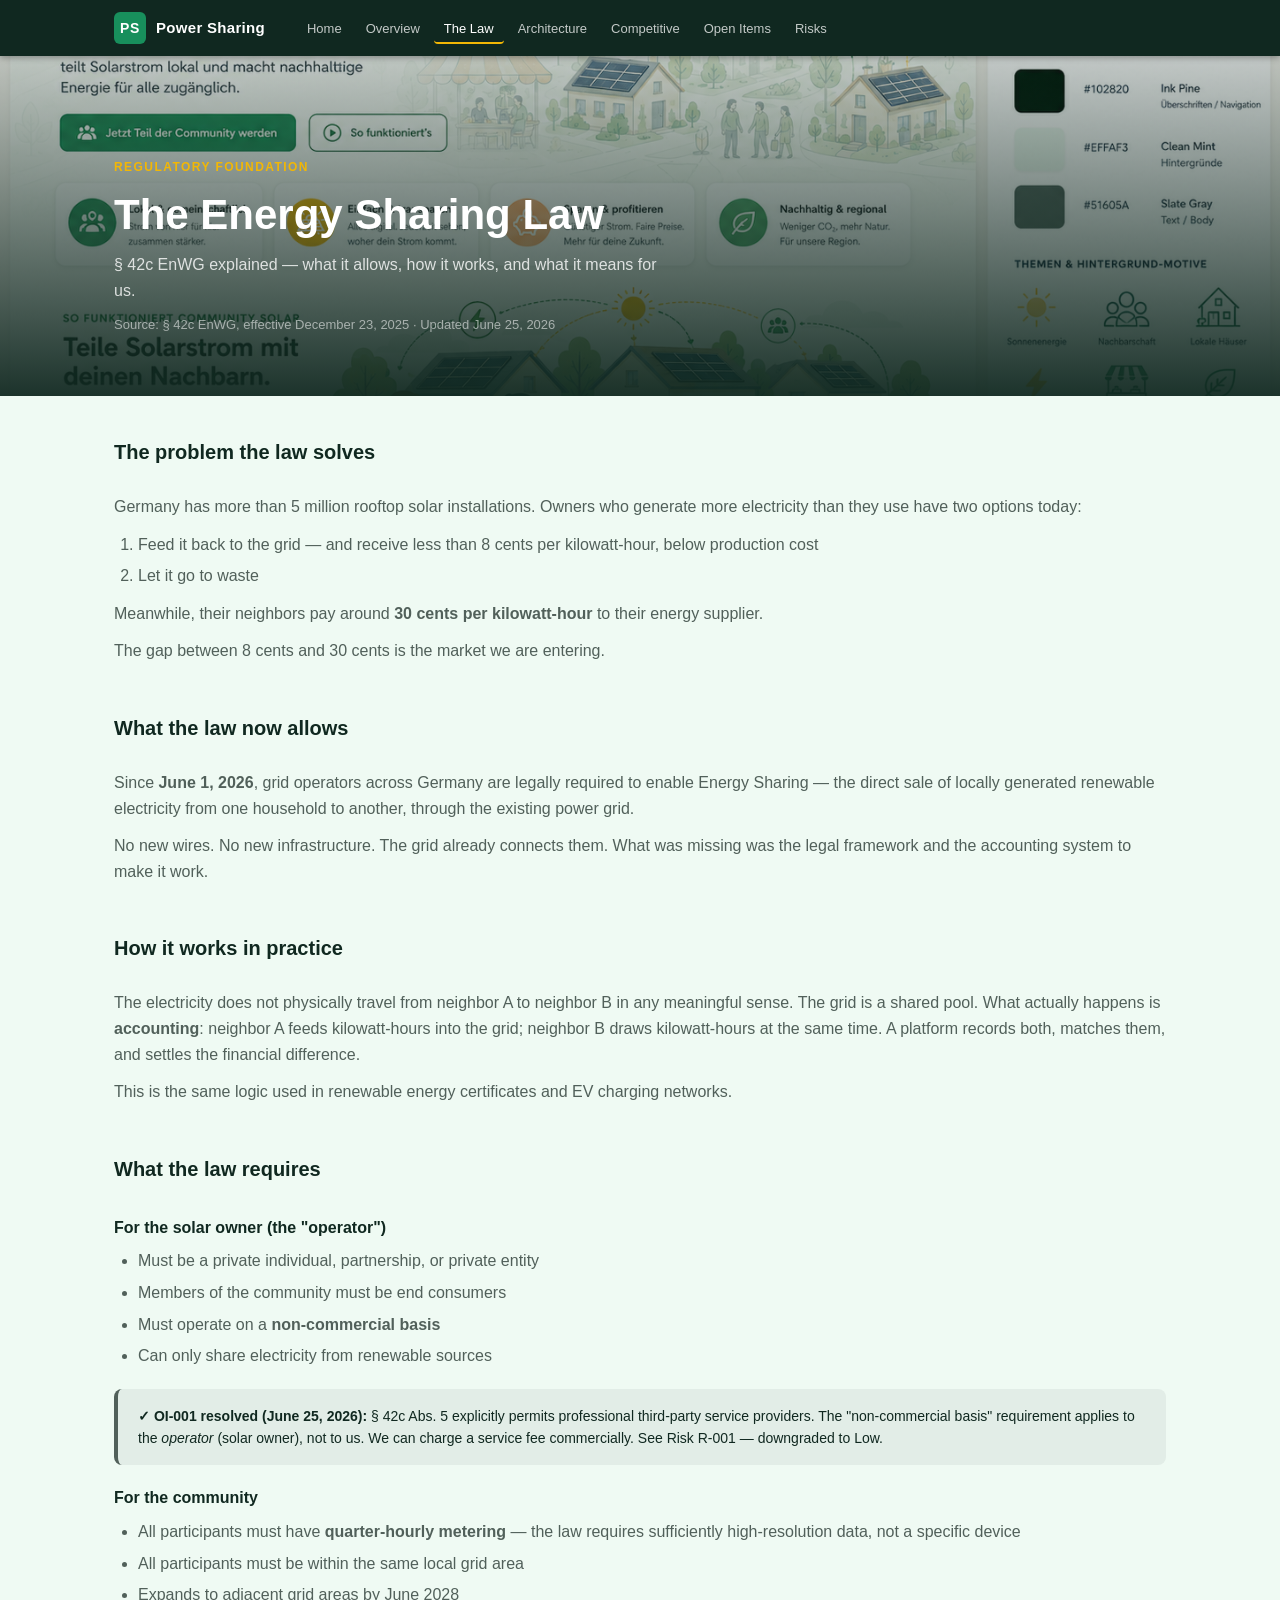
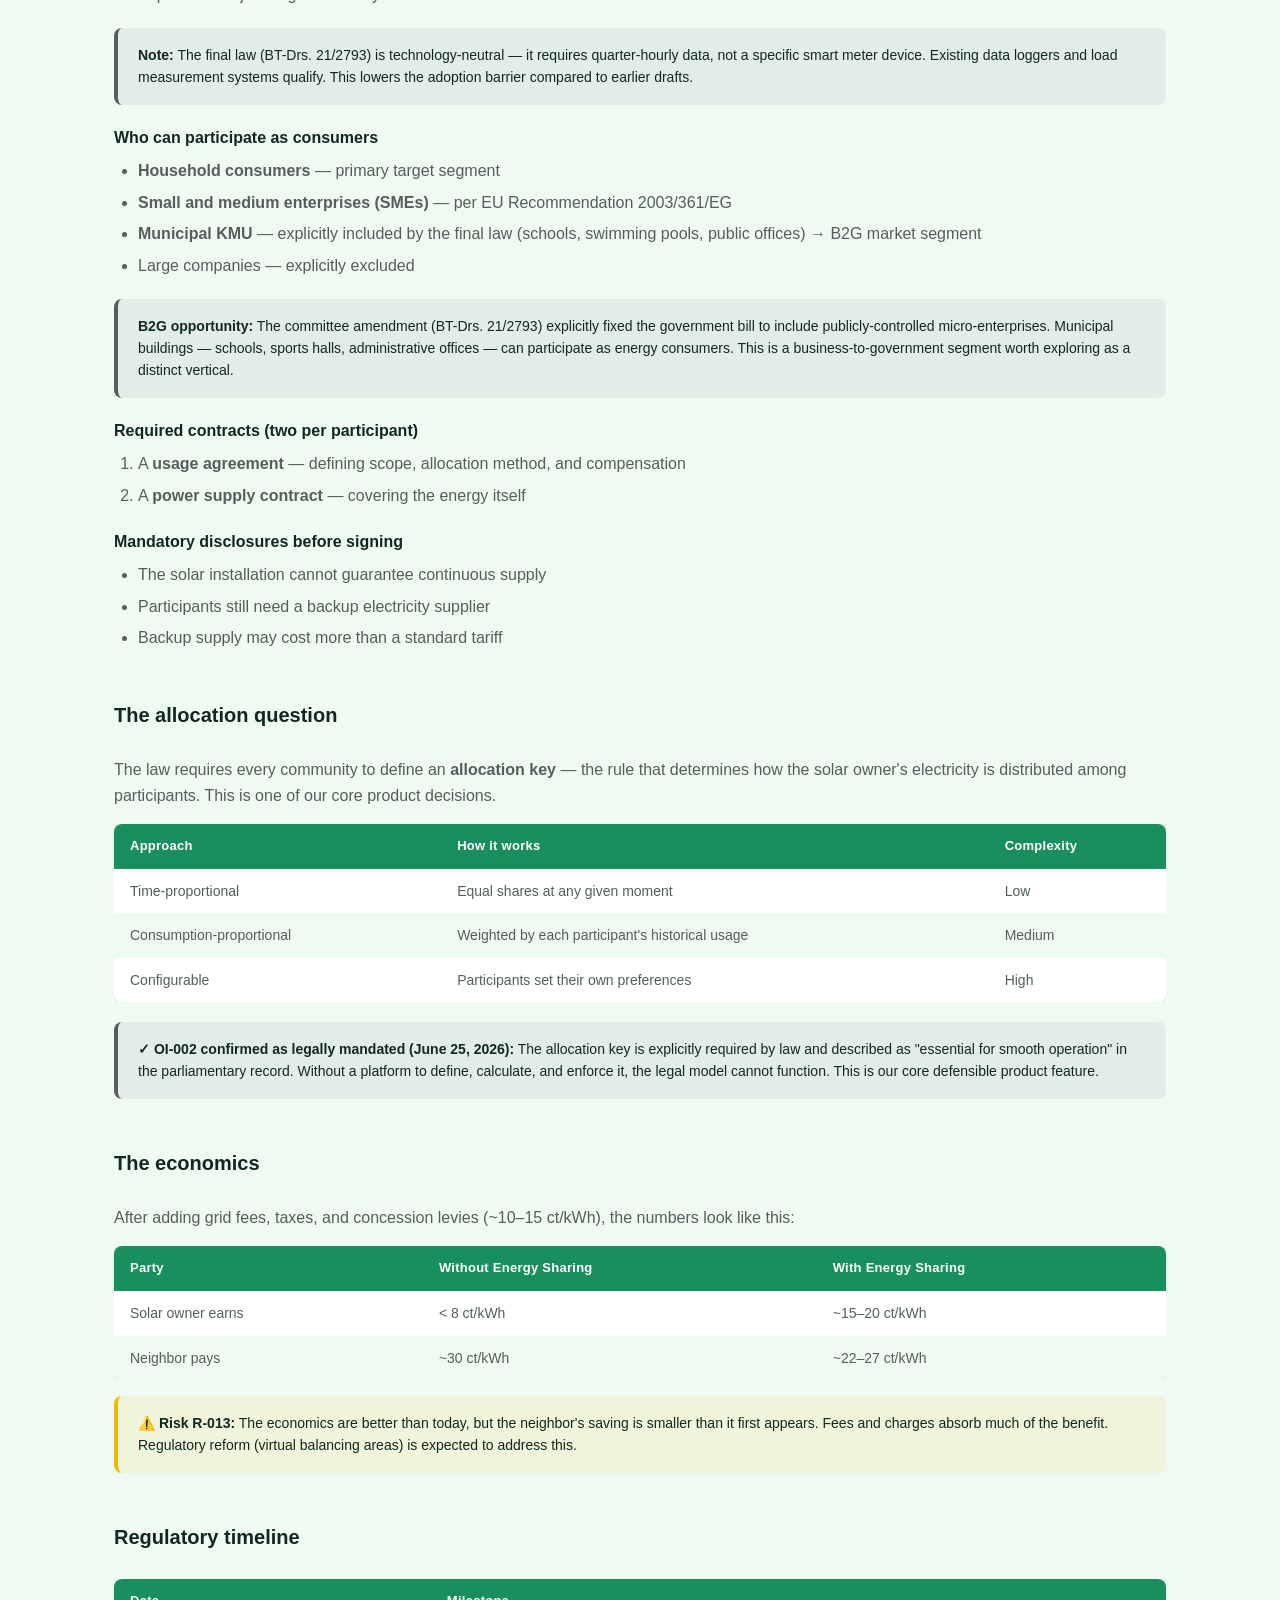
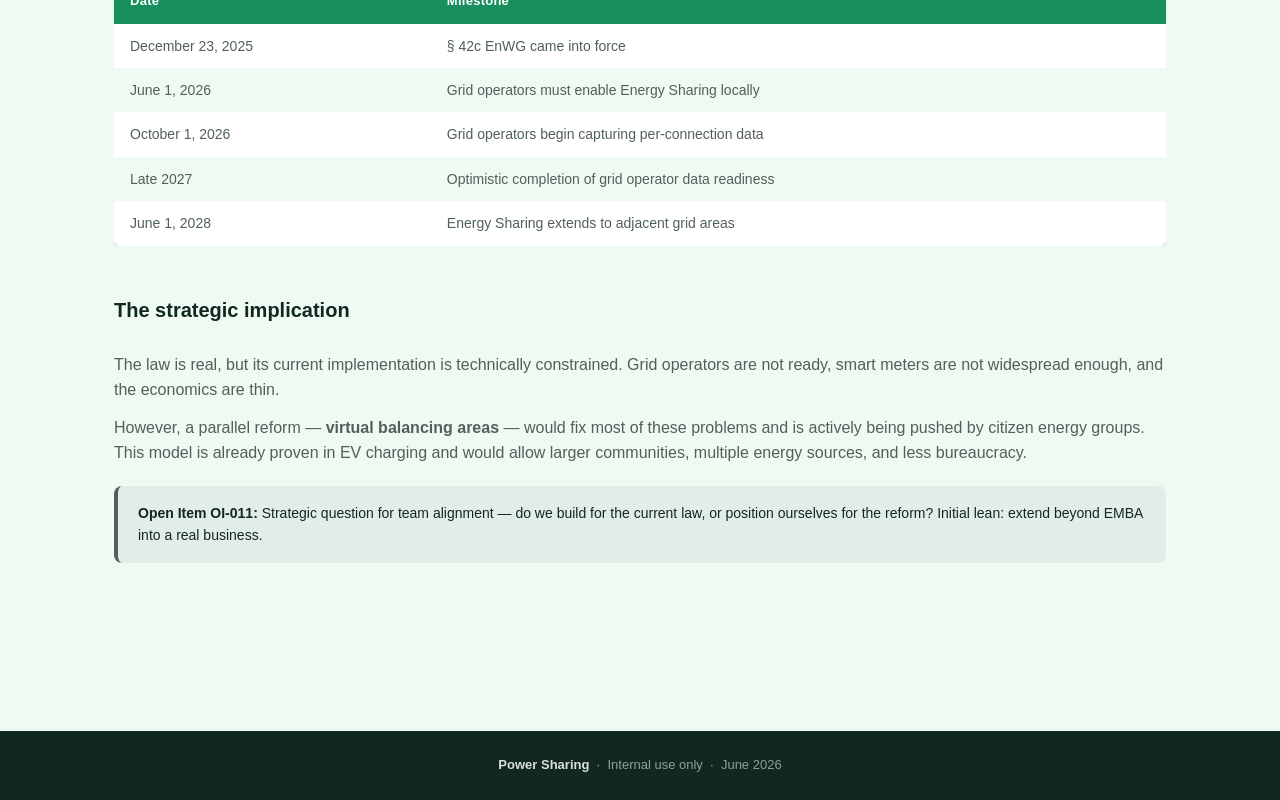
<file: law.html>
<!DOCTYPE html>
<html lang="en">
<head>
  <meta charset="UTF-8">
  <meta name="viewport" content="width=device-width, initial-scale=1.0">
  <title>The Energy Sharing Law — Power Sharing</title>
  <link rel="stylesheet" href="css/style.css">
</head>
<body>

<nav>
  <div class="nav-inner">
    <a href="index.html" class="nav-logo">
      <span class="monogram">PS</span>
      <span class="wordmark">Power Sharing</span>
    </a>
    <ul class="nav-links">
      <li><a href="index.html">Home</a></li>
      <li><a href="overview.html">Overview</a></li>
      <li><a href="law.html" class="active">The Law</a></li>
      <li><a href="architecture.html">Architecture</a></li>
      <li><a href="competitive.html">Competitive</a></li>
      <li><a href="open-items.html">Open Items</a></li>
      <li><a href="risk-register.html">Risks</a></li>
    </ul>
  </div>
</nav>

<div class="hero">
  <div class="hero-inner">
    <div class="hero-eyebrow">Regulatory Foundation</div>
    <h1>The Energy Sharing Law</h1>
    <p>§ 42c EnWG explained — what it allows, how it works, and what it means for us.</p>
    <p class="meta">Source: § 42c EnWG, effective December 23, 2025 · Updated June 25, 2026</p>
  </div>
</div>

<main>
  <section>
    <h2>The problem the law solves</h2>
    <p>Germany has more than 5 million rooftop solar installations. Owners who generate more electricity than they use have two options today:</p>
    <ol style="margin: 12px 0 12px 24px; color: var(--slate);">
      <li style="margin-bottom:6px;">Feed it back to the grid — and receive less than 8 cents per kilowatt-hour, below production cost</li>
      <li>Let it go to waste</li>
    </ol>
    <p>Meanwhile, their neighbors pay around <strong>30 cents per kilowatt-hour</strong> to their energy supplier.</p>
    <p>The gap between 8 cents and 30 cents is the market we are entering.</p>
  </section>

  <section>
    <h2>What the law now allows</h2>
    <p>Since <strong>June 1, 2026</strong>, grid operators across Germany are legally required to enable Energy Sharing — the direct sale of locally generated renewable electricity from one household to another, through the existing power grid.</p>
    <p>No new wires. No new infrastructure. The grid already connects them. What was missing was the legal framework and the accounting system to make it work.</p>
  </section>

  <section>
    <h2>How it works in practice</h2>
    <p>The electricity does not physically travel from neighbor A to neighbor B in any meaningful sense. The grid is a shared pool. What actually happens is <strong>accounting</strong>: neighbor A feeds kilowatt-hours into the grid; neighbor B draws kilowatt-hours at the same time. A platform records both, matches them, and settles the financial difference.</p>
    <p>This is the same logic used in renewable energy certificates and EV charging networks.</p>
  </section>

  <section>
    <h2>What the law requires</h2>
    <h3>For the solar owner (the "operator")</h3>
    <ul style="margin: 8px 0 16px 24px; color: var(--slate);">
      <li style="margin-bottom:6px;">Must be a private individual, partnership, or private entity</li>
      <li style="margin-bottom:6px;">Members of the community must be end consumers</li>
      <li style="margin-bottom:6px;">Must operate on a <strong>non-commercial basis</strong></li>
      <li>Can only share electricity from renewable sources</li>
    </ul>
    <div class="callout callout-info">
      <strong>✓ OI-001 resolved (June 25, 2026):</strong> § 42c Abs. 5 explicitly permits professional third-party service providers. The "non-commercial basis" requirement applies to the <em>operator</em> (solar owner), not to us. We can charge a service fee commercially. See Risk R-001 — downgraded to Low.
    </div>

    <h3>For the community</h3>
    <ul style="margin: 8px 0 16px 24px; color: var(--slate);">
      <li style="margin-bottom:6px;">All participants must have <strong>quarter-hourly metering</strong> — the law requires sufficiently high-resolution data, not a specific device</li>
      <li style="margin-bottom:6px;">All participants must be within the same local grid area</li>
      <li>Expands to adjacent grid areas by June 2028</li>
    </ul>
    <div class="callout callout-info">
      <strong>Note:</strong> The final law (BT-Drs. 21/2793) is technology-neutral — it requires quarter-hourly data, not a specific smart meter device. Existing data loggers and load measurement systems qualify. This lowers the adoption barrier compared to earlier drafts.
    </div>

    <h3>Who can participate as consumers</h3>
    <ul style="margin: 8px 0 16px 24px; color: var(--slate);">
      <li style="margin-bottom:6px;"><strong>Household consumers</strong> — primary target segment</li>
      <li style="margin-bottom:6px;"><strong>Small and medium enterprises (SMEs)</strong> — per EU Recommendation 2003/361/EG</li>
      <li style="margin-bottom:6px;"><strong>Municipal KMU</strong> — explicitly included by the final law (schools, swimming pools, public offices) → B2G market segment</li>
      <li>Large companies — explicitly excluded</li>
    </ul>
    <div class="callout callout-info">
      <strong>B2G opportunity:</strong> The committee amendment (BT-Drs. 21/2793) explicitly fixed the government bill to include publicly-controlled micro-enterprises. Municipal buildings — schools, sports halls, administrative offices — can participate as energy consumers. This is a business-to-government segment worth exploring as a distinct vertical.
    </div>

    <h3>Required contracts (two per participant)</h3>
    <ol style="margin: 8px 0 16px 24px; color: var(--slate);">
      <li style="margin-bottom:6px;">A <strong>usage agreement</strong> — defining scope, allocation method, and compensation</li>
      <li>A <strong>power supply contract</strong> — covering the energy itself</li>
    </ol>

    <h3>Mandatory disclosures before signing</h3>
    <ul style="margin: 8px 0 0 24px; color: var(--slate);">
      <li style="margin-bottom:6px;">The solar installation cannot guarantee continuous supply</li>
      <li style="margin-bottom:6px;">Participants still need a backup electricity supplier</li>
      <li>Backup supply may cost more than a standard tariff</li>
    </ul>
  </section>

  <section>
    <h2>The allocation question</h2>
    <p>The law requires every community to define an <strong>allocation key</strong> — the rule that determines how the solar owner's electricity is distributed among participants. This is one of our core product decisions.</p>
    <div class="table-wrap">
      <table>
        <thead>
          <tr><th>Approach</th><th>How it works</th><th>Complexity</th></tr>
        </thead>
        <tbody>
          <tr><td>Time-proportional</td><td>Equal shares at any given moment</td><td>Low</td></tr>
          <tr><td>Consumption-proportional</td><td>Weighted by each participant's historical usage</td><td>Medium</td></tr>
          <tr><td>Configurable</td><td>Participants set their own preferences</td><td>High</td></tr>
        </tbody>
      </table>
    </div>
    <div class="callout callout-info">
      <strong>✓ OI-002 confirmed as legally mandated (June 25, 2026):</strong> The allocation key is explicitly required by law and described as "essential for smooth operation" in the parliamentary record. Without a platform to define, calculate, and enforce it, the legal model cannot function. This is our core defensible product feature.
    </div>
  </section>

  <section>
    <h2>The economics</h2>
    <p>After adding grid fees, taxes, and concession levies (~10–15 ct/kWh), the numbers look like this:</p>
    <div class="table-wrap">
      <table>
        <thead>
          <tr><th>Party</th><th>Without Energy Sharing</th><th>With Energy Sharing</th></tr>
        </thead>
        <tbody>
          <tr><td>Solar owner earns</td><td>&lt; 8 ct/kWh</td><td>~15–20 ct/kWh</td></tr>
          <tr><td>Neighbor pays</td><td>~30 ct/kWh</td><td>~22–27 ct/kWh</td></tr>
        </tbody>
      </table>
    </div>
    <div class="callout callout-warn" style="margin-top:16px;">
      <strong>⚠️ Risk R-013:</strong> The economics are better than today, but the neighbor's saving is smaller than it first appears. Fees and charges absorb much of the benefit. Regulatory reform (virtual balancing areas) is expected to address this.
    </div>
  </section>

  <section>
    <h2>Regulatory timeline</h2>
    <div class="table-wrap">
      <table>
        <thead>
          <tr><th>Date</th><th>Milestone</th></tr>
        </thead>
        <tbody>
          <tr><td>December 23, 2025</td><td>§ 42c EnWG came into force</td></tr>
          <tr><td>June 1, 2026</td><td>Grid operators must enable Energy Sharing locally</td></tr>
          <tr><td>October 1, 2026</td><td>Grid operators begin capturing per-connection data</td></tr>
          <tr><td>Late 2027</td><td>Optimistic completion of grid operator data readiness</td></tr>
          <tr><td>June 1, 2028</td><td>Energy Sharing extends to adjacent grid areas</td></tr>
        </tbody>
      </table>
    </div>
  </section>

  <section>
    <h2>The strategic implication</h2>
    <p>The law is real, but its current implementation is technically constrained. Grid operators are not ready, smart meters are not widespread enough, and the economics are thin.</p>
    <p>However, a parallel reform — <strong>virtual balancing areas</strong> — would fix most of these problems and is actively being pushed by citizen energy groups. This model is already proven in EV charging and would allow larger communities, multiple energy sources, and less bureaucracy.</p>
    <div class="callout callout-info">
      <strong>Open Item OI-011:</strong> Strategic question for team alignment — do we build for the current law, or position ourselves for the reform? Initial lean: extend beyond EMBA into a real business.
    </div>
  </section>
</main>

<footer>
  <strong>Power Sharing</strong> &nbsp;·&nbsp; Internal use only &nbsp;·&nbsp; June 2026
</footer>

</body>
</html>
</file>
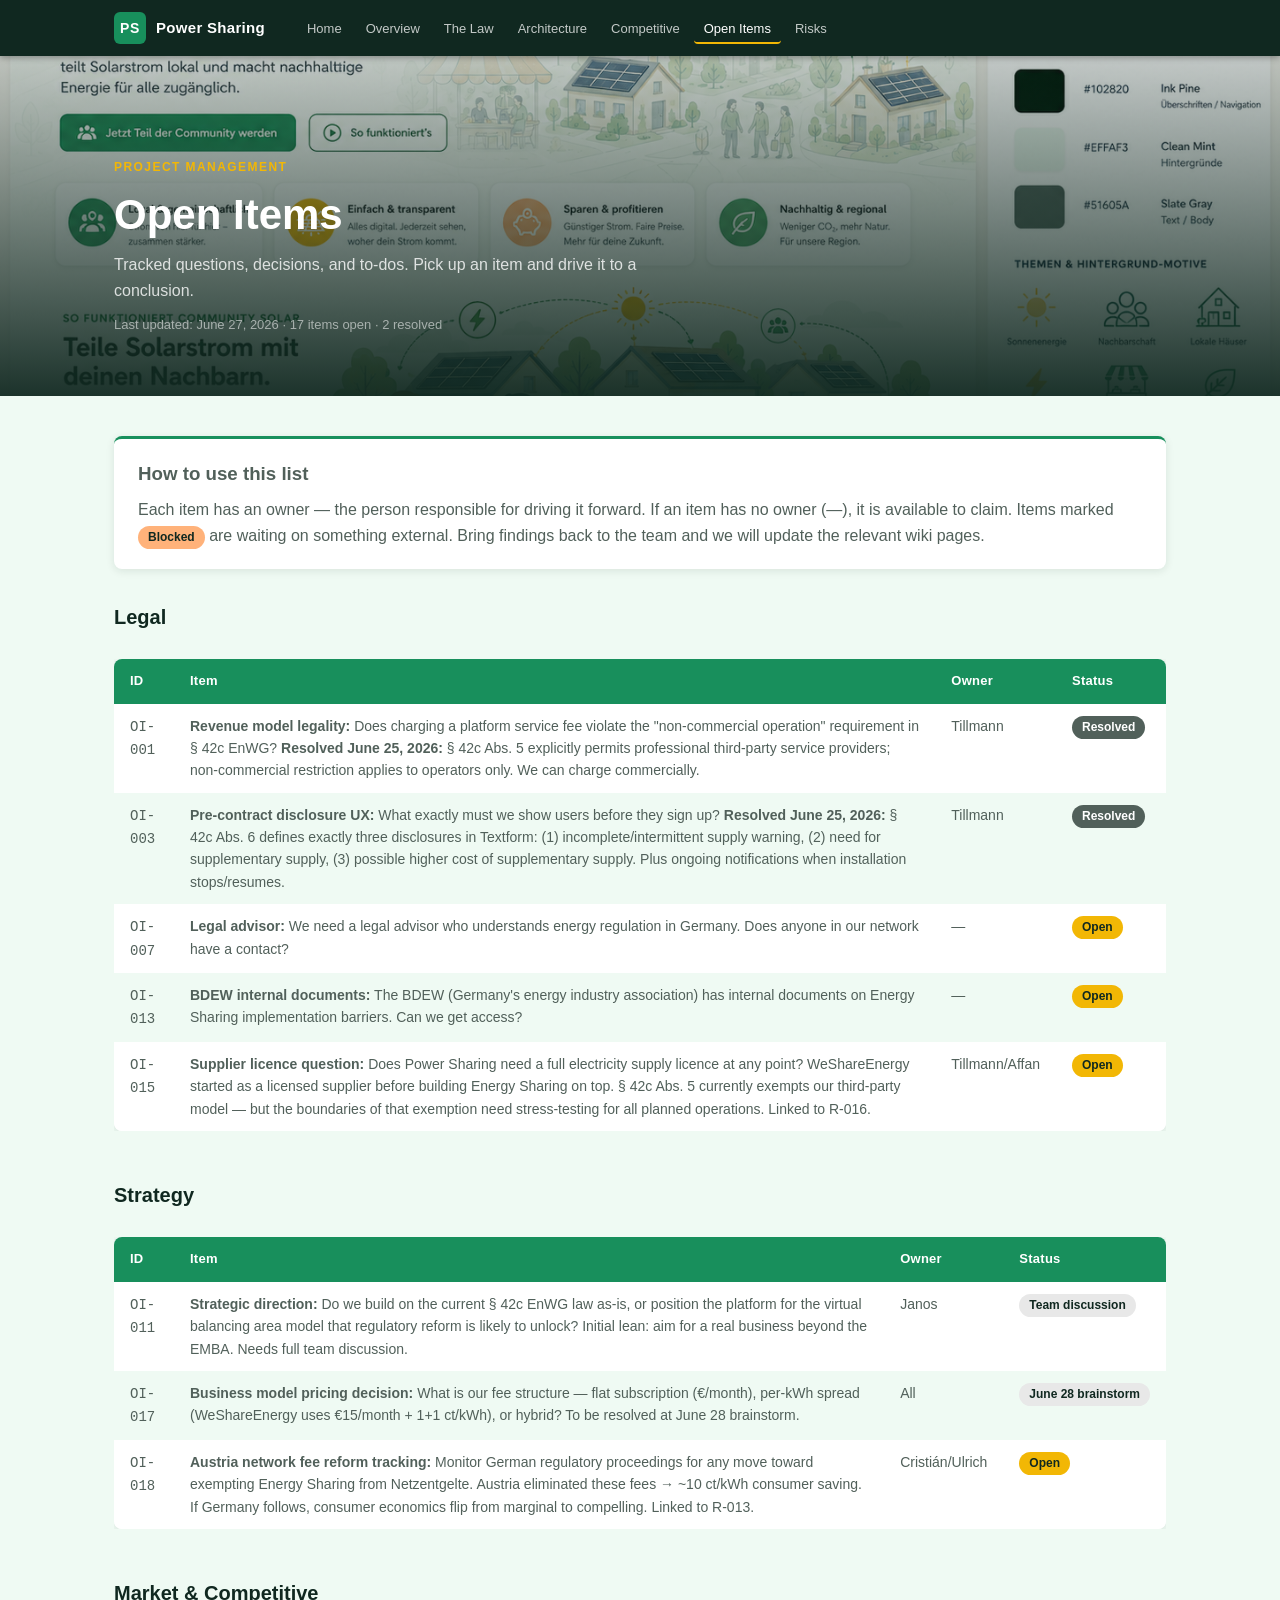
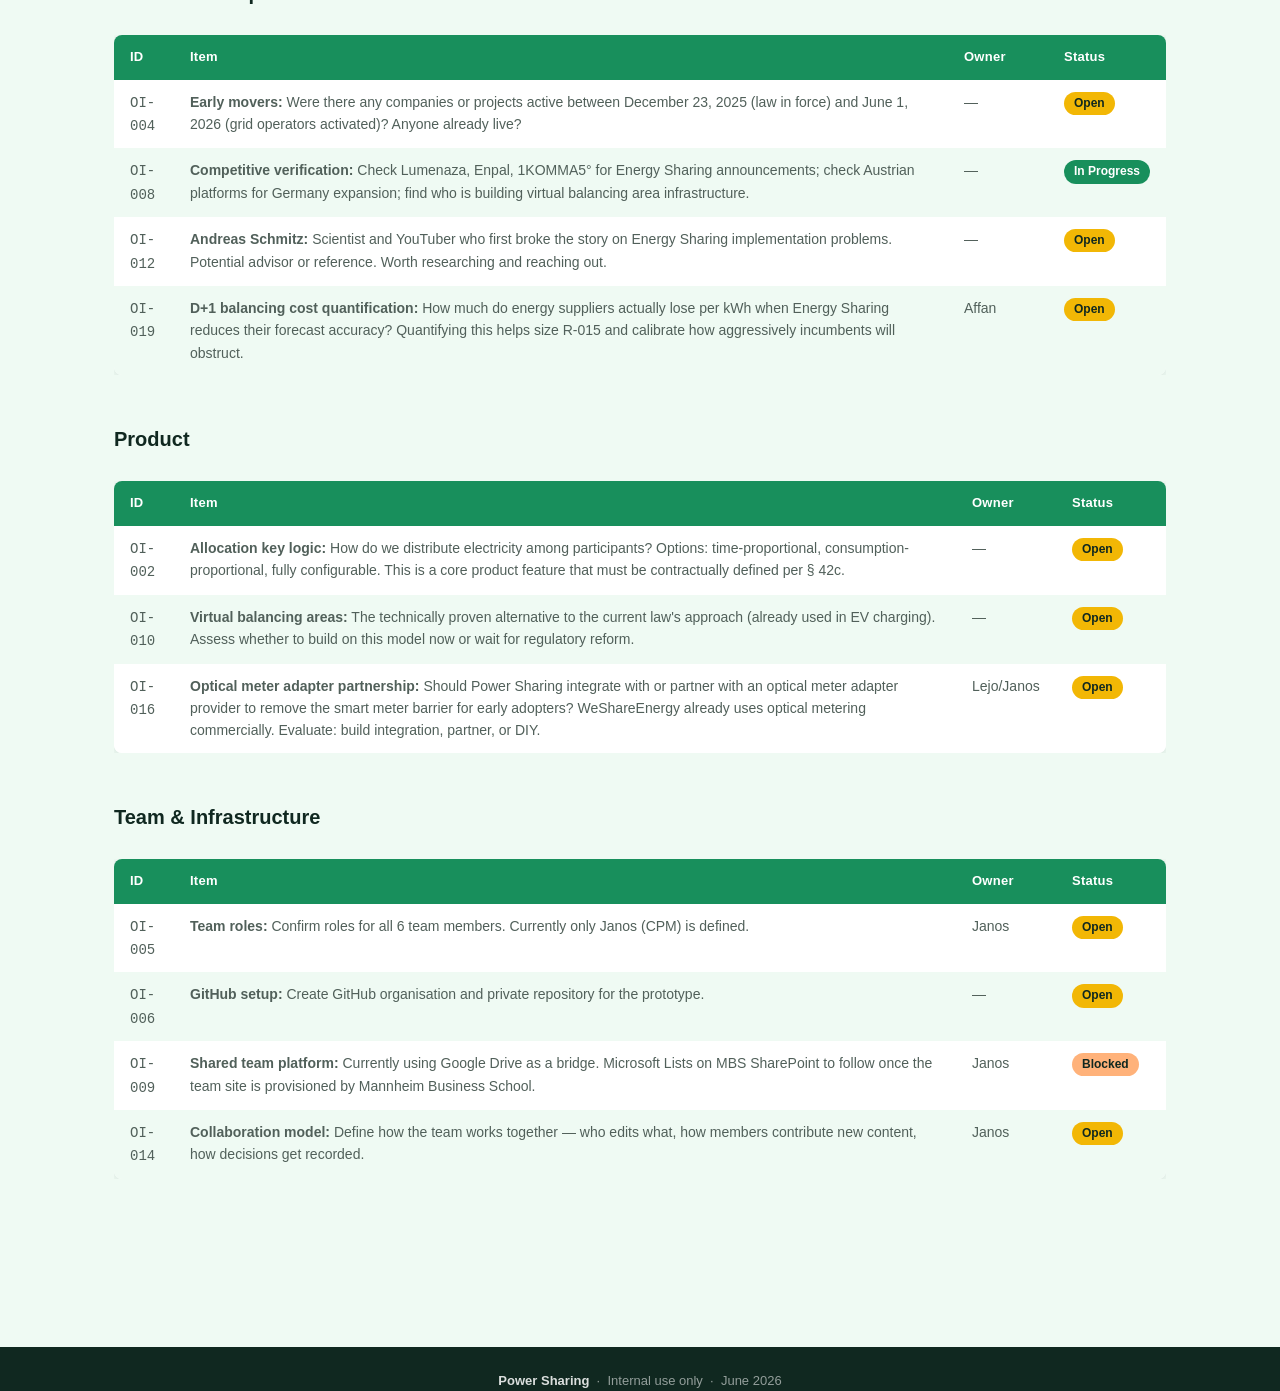
<file: open-items.html>
<!DOCTYPE html>
<html lang="en">
<head>
  <meta charset="UTF-8">
  <meta name="viewport" content="width=device-width, initial-scale=1.0">
  <title>Open Items — Power Sharing</title>
  <link rel="stylesheet" href="css/style.css">
</head>
<body>

<nav>
  <div class="nav-inner">
    <a href="index.html" class="nav-logo">
      <span class="monogram">PS</span>
      <span class="wordmark">Power Sharing</span>
    </a>
    <ul class="nav-links">
      <li><a href="index.html">Home</a></li>
      <li><a href="overview.html">Overview</a></li>
      <li><a href="law.html">The Law</a></li>
      <li><a href="architecture.html">Architecture</a></li>
      <li><a href="competitive.html">Competitive</a></li>
      <li><a href="open-items.html" class="active">Open Items</a></li>
      <li><a href="risk-register.html">Risks</a></li>
    </ul>
  </div>
</nav>

<div class="hero">
  <div class="hero-inner">
    <div class="hero-eyebrow">Project Management</div>
    <h1>Open Items</h1>
    <p>Tracked questions, decisions, and to-dos. Pick up an item and drive it to a conclusion.</p>
    <p class="meta">Last updated: June 27, 2026 · 17 items open · 2 resolved</p>
  </div>
</div>

<main>
  <div class="intro-box">
    <h3 style="margin-top:0; margin-bottom:8px;">How to use this list</h3>
    <p style="margin:0;">Each item has an owner — the person responsible for driving it forward. If an item has no owner (—), it is available to claim. Items marked <span class="badge badge-blocked">Blocked</span> are waiting on something external. Bring findings back to the team and we will update the relevant wiki pages.</p>
  </div>

  <section>
    <h2>Legal</h2>
    <div class="table-wrap">
      <table>
        <thead>
          <tr><th style="width:60px;">ID</th><th>Item</th><th style="width:100px;">Owner</th><th style="width:110px;">Status</th></tr>
        </thead>
        <tbody>
          <tr>
            <td><code>OI-001</code></td>
            <td><strong>Revenue model legality:</strong> Does charging a platform service fee violate the "non-commercial operation" requirement in § 42c EnWG? <strong>Resolved June 25, 2026:</strong> § 42c Abs. 5 explicitly permits professional third-party service providers; non-commercial restriction applies to operators only. We can charge commercially.</td>
            <td>Tillmann</td>
            <td><span class="badge badge-closed">Resolved</span></td>
          </tr>
          <tr>
            <td><code>OI-003</code></td>
            <td><strong>Pre-contract disclosure UX:</strong> What exactly must we show users before they sign up? <strong>Resolved June 25, 2026:</strong> § 42c Abs. 6 defines exactly three disclosures in Textform: (1) incomplete/intermittent supply warning, (2) need for supplementary supply, (3) possible higher cost of supplementary supply. Plus ongoing notifications when installation stops/resumes.</td>
            <td>Tillmann</td>
            <td><span class="badge badge-closed">Resolved</span></td>
          </tr>
          <tr>
            <td><code>OI-007</code></td>
            <td><strong>Legal advisor:</strong> We need a legal advisor who understands energy regulation in Germany. Does anyone in our network have a contact?</td>
            <td>—</td>
            <td><span class="badge badge-open">Open</span></td>
          </tr>
          <tr>
            <td><code>OI-013</code></td>
            <td><strong>BDEW internal documents:</strong> The BDEW (Germany's energy industry association) has internal documents on Energy Sharing implementation barriers. Can we get access?</td>
            <td>—</td>
            <td><span class="badge badge-open">Open</span></td>
          </tr>
          <tr>
            <td><code>OI-015</code></td>
            <td><strong>Supplier licence question:</strong> Does Power Sharing need a full electricity supply licence at any point? WeShareEnergy started as a licensed supplier before building Energy Sharing on top. § 42c Abs. 5 currently exempts our third-party model — but the boundaries of that exemption need stress-testing for all planned operations. Linked to R-016.</td>
            <td>Tillmann/Affan</td>
            <td><span class="badge badge-open">Open</span></td>
          </tr>
        </tbody>
      </table>
    </div>
  </section>

  <section>
    <h2>Strategy</h2>
    <div class="table-wrap">
      <table>
        <thead>
          <tr><th style="width:60px;">ID</th><th>Item</th><th style="width:100px;">Owner</th><th style="width:110px;">Status</th></tr>
        </thead>
        <tbody>
          <tr>
            <td><code>OI-011</code></td>
            <td><strong>Strategic direction:</strong> Do we build on the current § 42c EnWG law as-is, or position the platform for the virtual balancing area model that regulatory reform is likely to unlock? Initial lean: aim for a real business beyond the EMBA. Needs full team discussion.</td>
            <td>Janos</td>
            <td><span class="badge badge-pending">Team discussion</span></td>
          </tr>
          <tr>
            <td><code>OI-017</code></td>
            <td><strong>Business model pricing decision:</strong> What is our fee structure — flat subscription (€/month), per-kWh spread (WeShareEnergy uses €15/month + 1+1 ct/kWh), or hybrid? To be resolved at June 28 brainstorm.</td>
            <td>All</td>
            <td><span class="badge badge-pending">June 28 brainstorm</span></td>
          </tr>
          <tr>
            <td><code>OI-018</code></td>
            <td><strong>Austria network fee reform tracking:</strong> Monitor German regulatory proceedings for any move toward exempting Energy Sharing from Netzentgelte. Austria eliminated these fees → ~10 ct/kWh consumer saving. If Germany follows, consumer economics flip from marginal to compelling. Linked to R-013.</td>
            <td>Cristián/Ulrich</td>
            <td><span class="badge badge-open">Open</span></td>
          </tr>
        </tbody>
      </table>
    </div>
  </section>

  <section>
    <h2>Market &amp; Competitive</h2>
    <div class="table-wrap">
      <table>
        <thead>
          <tr><th style="width:60px;">ID</th><th>Item</th><th style="width:100px;">Owner</th><th style="width:110px;">Status</th></tr>
        </thead>
        <tbody>
          <tr>
            <td><code>OI-004</code></td>
            <td><strong>Early movers:</strong> Were there any companies or projects active between December 23, 2025 (law in force) and June 1, 2026 (grid operators activated)? Anyone already live?</td>
            <td>—</td>
            <td><span class="badge badge-open">Open</span></td>
          </tr>
          <tr>
            <td><code>OI-008</code></td>
            <td><strong>Competitive verification:</strong> Check Lumenaza, Enpal, 1KOMMA5° for Energy Sharing announcements; check Austrian platforms for Germany expansion; find who is building virtual balancing area infrastructure.</td>
            <td>—</td>
            <td><span class="badge badge-progress">In Progress</span></td>
          </tr>
          <tr>
            <td><code>OI-012</code></td>
            <td><strong>Andreas Schmitz:</strong> Scientist and YouTuber who first broke the story on Energy Sharing implementation problems. Potential advisor or reference. Worth researching and reaching out.</td>
            <td>—</td>
            <td><span class="badge badge-open">Open</span></td>
          </tr>
          <tr>
            <td><code>OI-019</code></td>
            <td><strong>D+1 balancing cost quantification:</strong> How much do energy suppliers actually lose per kWh when Energy Sharing reduces their forecast accuracy? Quantifying this helps size R-015 and calibrate how aggressively incumbents will obstruct.</td>
            <td>Affan</td>
            <td><span class="badge badge-open">Open</span></td>
          </tr>
        </tbody>
      </table>
    </div>
  </section>

  <section>
    <h2>Product</h2>
    <div class="table-wrap">
      <table>
        <thead>
          <tr><th style="width:60px;">ID</th><th>Item</th><th style="width:100px;">Owner</th><th style="width:110px;">Status</th></tr>
        </thead>
        <tbody>
          <tr>
            <td><code>OI-002</code></td>
            <td><strong>Allocation key logic:</strong> How do we distribute electricity among participants? Options: time-proportional, consumption-proportional, fully configurable. This is a core product feature that must be contractually defined per § 42c.</td>
            <td>—</td>
            <td><span class="badge badge-open">Open</span></td>
          </tr>
          <tr>
            <td><code>OI-010</code></td>
            <td><strong>Virtual balancing areas:</strong> The technically proven alternative to the current law's approach (already used in EV charging). Assess whether to build on this model now or wait for regulatory reform.</td>
            <td>—</td>
            <td><span class="badge badge-open">Open</span></td>
          </tr>
          <tr>
            <td><code>OI-016</code></td>
            <td><strong>Optical meter adapter partnership:</strong> Should Power Sharing integrate with or partner with an optical meter adapter provider to remove the smart meter barrier for early adopters? WeShareEnergy already uses optical metering commercially. Evaluate: build integration, partner, or DIY.</td>
            <td>Lejo/Janos</td>
            <td><span class="badge badge-open">Open</span></td>
          </tr>
        </tbody>
      </table>
    </div>
  </section>

  <section>
    <h2>Team &amp; Infrastructure</h2>
    <div class="table-wrap">
      <table>
        <thead>
          <tr><th style="width:60px;">ID</th><th>Item</th><th style="width:100px;">Owner</th><th style="width:110px;">Status</th></tr>
        </thead>
        <tbody>
          <tr>
            <td><code>OI-005</code></td>
            <td><strong>Team roles:</strong> Confirm roles for all 6 team members. Currently only Janos (CPM) is defined.</td>
            <td>Janos</td>
            <td><span class="badge badge-open">Open</span></td>
          </tr>
          <tr>
            <td><code>OI-006</code></td>
            <td><strong>GitHub setup:</strong> Create GitHub organisation and private repository for the prototype.</td>
            <td>—</td>
            <td><span class="badge badge-open">Open</span></td>
          </tr>
          <tr>
            <td><code>OI-009</code></td>
            <td><strong>Shared team platform:</strong> Currently using Google Drive as a bridge. Microsoft Lists on MBS SharePoint to follow once the team site is provisioned by Mannheim Business School.</td>
            <td>Janos</td>
            <td><span class="badge badge-blocked">Blocked</span></td>
          </tr>
          <tr>
            <td><code>OI-014</code></td>
            <td><strong>Collaboration model:</strong> Define how the team works together — who edits what, how members contribute new content, how decisions get recorded.</td>
            <td>Janos</td>
            <td><span class="badge badge-open">Open</span></td>
          </tr>
        </tbody>
      </table>
    </div>
  </section>
</main>

<footer>
  <strong>Power Sharing</strong> &nbsp;·&nbsp; Internal use only &nbsp;·&nbsp; June 2026
</footer>

</body>
</html>
</file>
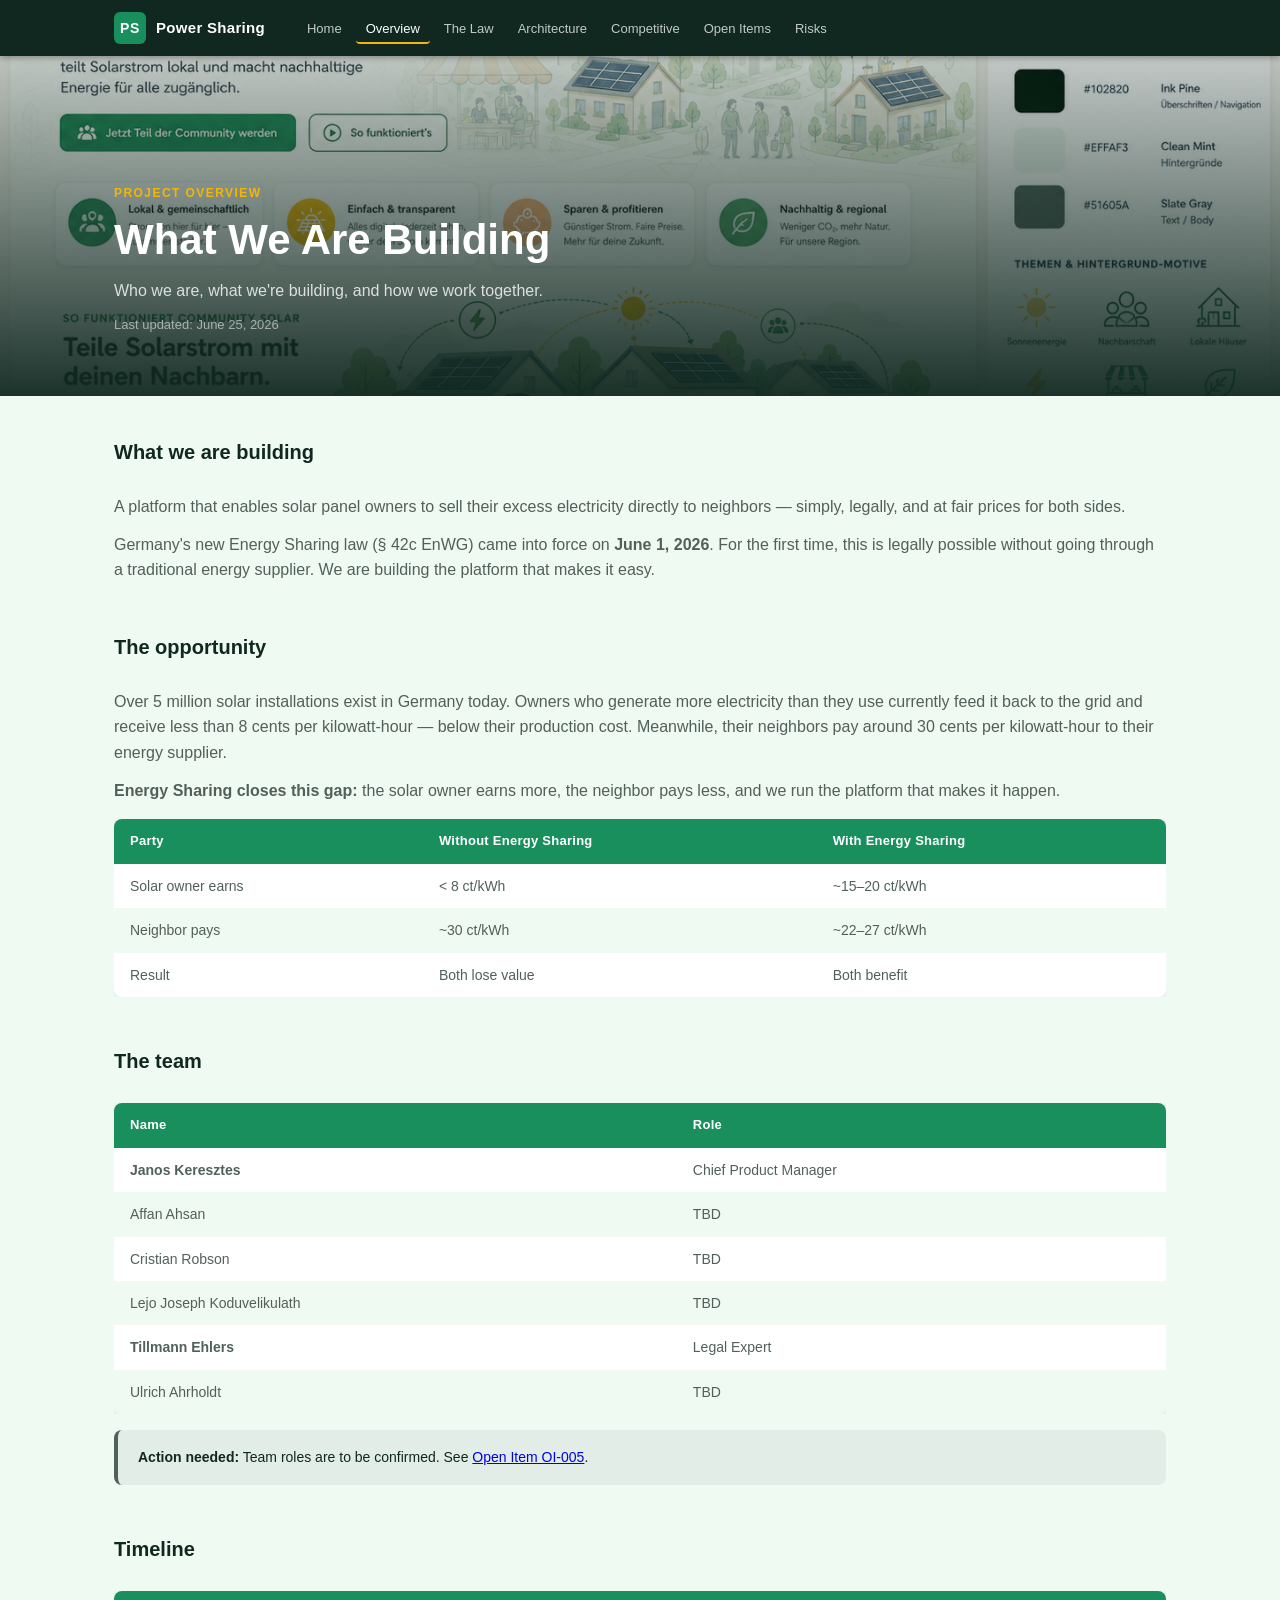
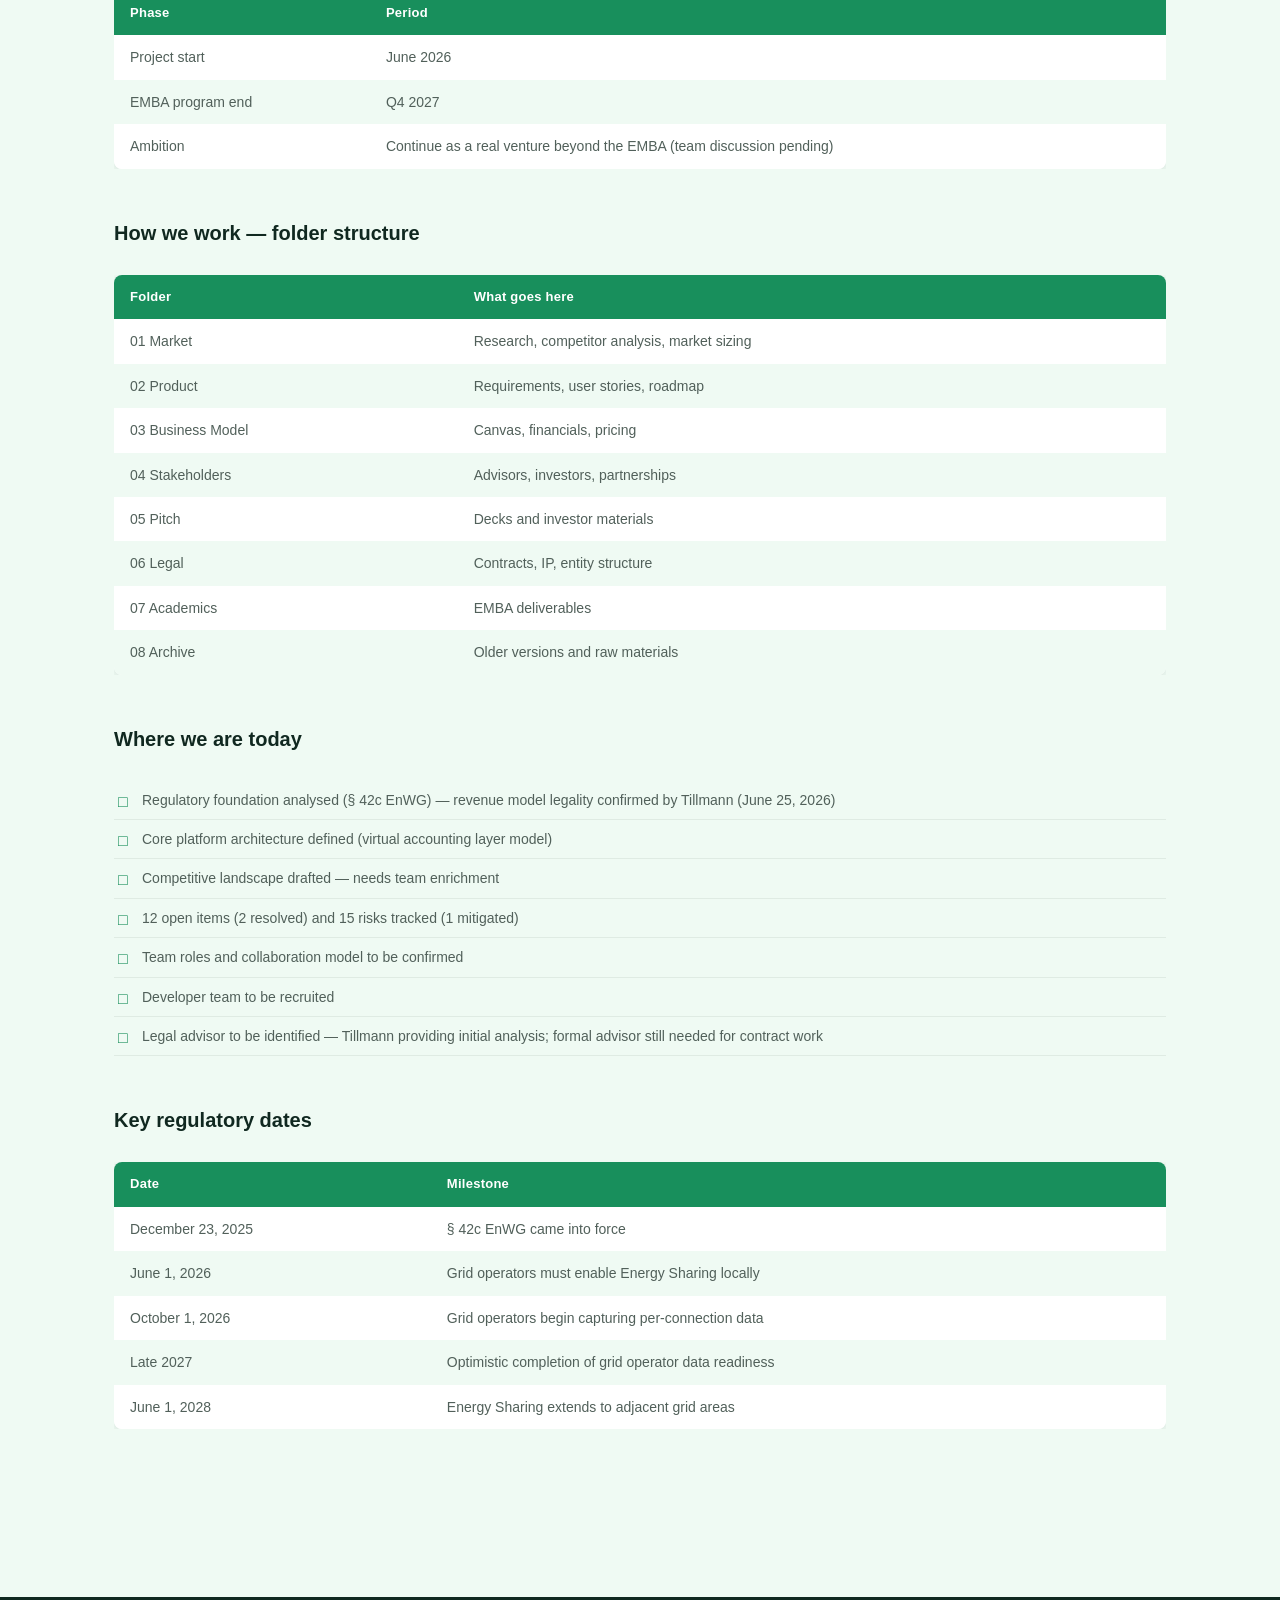
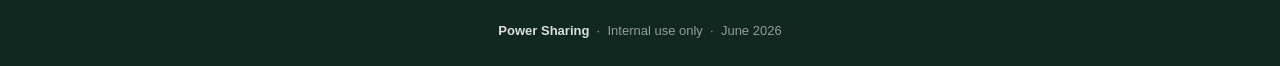
<file: overview.html>
<!DOCTYPE html>
<html lang="en">
<head>
  <meta charset="UTF-8">
  <meta name="viewport" content="width=device-width, initial-scale=1.0">
  <title>Project Overview — Power Sharing</title>
  <link rel="stylesheet" href="css/style.css">
</head>
<body>

<nav>
  <div class="nav-inner">
    <a href="index.html" class="nav-logo">
      <span class="monogram">PS</span>
      <span class="wordmark">Power Sharing</span>
    </a>
    <ul class="nav-links">
      <li><a href="index.html">Home</a></li>
      <li><a href="overview.html" class="active">Overview</a></li>
      <li><a href="law.html">The Law</a></li>
      <li><a href="architecture.html">Architecture</a></li>
      <li><a href="competitive.html">Competitive</a></li>
      <li><a href="open-items.html">Open Items</a></li>
      <li><a href="risk-register.html">Risks</a></li>
    </ul>
  </div>
</nav>

<div class="hero">
  <div class="hero-inner">
    <div class="hero-eyebrow">Project Overview</div>
    <h1>What We Are Building</h1>
    <p>Who we are, what we're building, and how we work together.</p>
    <p class="meta">Last updated: June 25, 2026</p>
  </div>
</div>

<main>
  <section>
    <h2>What we are building</h2>
    <p>A platform that enables solar panel owners to sell their excess electricity directly to neighbors — simply, legally, and at fair prices for both sides.</p>
    <p>Germany's new Energy Sharing law (§ 42c EnWG) came into force on <strong>June 1, 2026</strong>. For the first time, this is legally possible without going through a traditional energy supplier. We are building the platform that makes it easy.</p>
  </section>

  <section>
    <h2>The opportunity</h2>
    <p>Over 5 million solar installations exist in Germany today. Owners who generate more electricity than they use currently feed it back to the grid and receive less than 8 cents per kilowatt-hour — below their production cost. Meanwhile, their neighbors pay around 30 cents per kilowatt-hour to their energy supplier.</p>
    <p><strong>Energy Sharing closes this gap:</strong> the solar owner earns more, the neighbor pays less, and we run the platform that makes it happen.</p>

    <div class="table-wrap">
      <table>
        <thead>
          <tr><th>Party</th><th>Without Energy Sharing</th><th>With Energy Sharing</th></tr>
        </thead>
        <tbody>
          <tr><td>Solar owner earns</td><td>&lt; 8 ct/kWh</td><td>~15–20 ct/kWh</td></tr>
          <tr><td>Neighbor pays</td><td>~30 ct/kWh</td><td>~22–27 ct/kWh</td></tr>
          <tr><td>Result</td><td>Both lose value</td><td>Both benefit</td></tr>
        </tbody>
      </table>
    </div>
  </section>

  <section>
    <h2>The team</h2>
    <div class="table-wrap">
      <table>
        <thead>
          <tr><th>Name</th><th>Role</th></tr>
        </thead>
        <tbody>
          <tr><td><strong>Janos Keresztes</strong></td><td>Chief Product Manager</td></tr>
          <tr><td>Affan Ahsan</td><td>TBD</td></tr>
          <tr><td>Cristian Robson</td><td>TBD</td></tr>
          <tr><td>Lejo Joseph Koduvelikulath</td><td>TBD</td></tr>
          <tr><td><strong>Tillmann Ehlers</strong></td><td>Legal Expert</td></tr>
          <tr><td>Ulrich Ahrholdt</td><td>TBD</td></tr>
        </tbody>
      </table>
    </div>
    <div class="callout callout-info" style="margin-top:16px;">
      <strong>Action needed:</strong> Team roles are to be confirmed. See <a href="open-items.html">Open Item OI-005</a>.
    </div>
  </section>

  <section>
    <h2>Timeline</h2>
    <div class="table-wrap">
      <table>
        <thead>
          <tr><th>Phase</th><th>Period</th></tr>
        </thead>
        <tbody>
          <tr><td>Project start</td><td>June 2026</td></tr>
          <tr><td>EMBA program end</td><td>Q4 2027</td></tr>
          <tr><td>Ambition</td><td>Continue as a real venture beyond the EMBA (team discussion pending)</td></tr>
        </tbody>
      </table>
    </div>
  </section>

  <section>
    <h2>How we work — folder structure</h2>
    <div class="table-wrap">
      <table>
        <thead>
          <tr><th>Folder</th><th>What goes here</th></tr>
        </thead>
        <tbody>
          <tr><td>01 Market</td><td>Research, competitor analysis, market sizing</td></tr>
          <tr><td>02 Product</td><td>Requirements, user stories, roadmap</td></tr>
          <tr><td>03 Business Model</td><td>Canvas, financials, pricing</td></tr>
          <tr><td>04 Stakeholders</td><td>Advisors, investors, partnerships</td></tr>
          <tr><td>05 Pitch</td><td>Decks and investor materials</td></tr>
          <tr><td>06 Legal</td><td>Contracts, IP, entity structure</td></tr>
          <tr><td>07 Academics</td><td>EMBA deliverables</td></tr>
          <tr><td>08 Archive</td><td>Older versions and raw materials</td></tr>
        </tbody>
      </table>
    </div>
  </section>

  <section>
    <h2>Where we are today</h2>
    <ul class="checklist">
      <li>Regulatory foundation analysed (§ 42c EnWG) — revenue model legality confirmed by Tillmann (June 25, 2026)</li>
      <li>Core platform architecture defined (virtual accounting layer model)</li>
      <li>Competitive landscape drafted — needs team enrichment</li>
      <li>12 open items (2 resolved) and 15 risks tracked (1 mitigated)</li>
      <li>Team roles and collaboration model to be confirmed</li>
      <li>Developer team to be recruited</li>
      <li>Legal advisor to be identified — Tillmann providing initial analysis; formal advisor still needed for contract work</li>
    </ul>
  </section>

  <section>
    <h2>Key regulatory dates</h2>
    <div class="table-wrap">
      <table>
        <thead>
          <tr><th>Date</th><th>Milestone</th></tr>
        </thead>
        <tbody>
          <tr><td>December 23, 2025</td><td>§ 42c EnWG came into force</td></tr>
          <tr><td>June 1, 2026</td><td>Grid operators must enable Energy Sharing locally</td></tr>
          <tr><td>October 1, 2026</td><td>Grid operators begin capturing per-connection data</td></tr>
          <tr><td>Late 2027</td><td>Optimistic completion of grid operator data readiness</td></tr>
          <tr><td>June 1, 2028</td><td>Energy Sharing extends to adjacent grid areas</td></tr>
        </tbody>
      </table>
    </div>
  </section>
</main>

<footer>
  <strong>Power Sharing</strong> &nbsp;·&nbsp; Internal use only &nbsp;·&nbsp; June 2026
</footer>

</body>
</html>
</file>
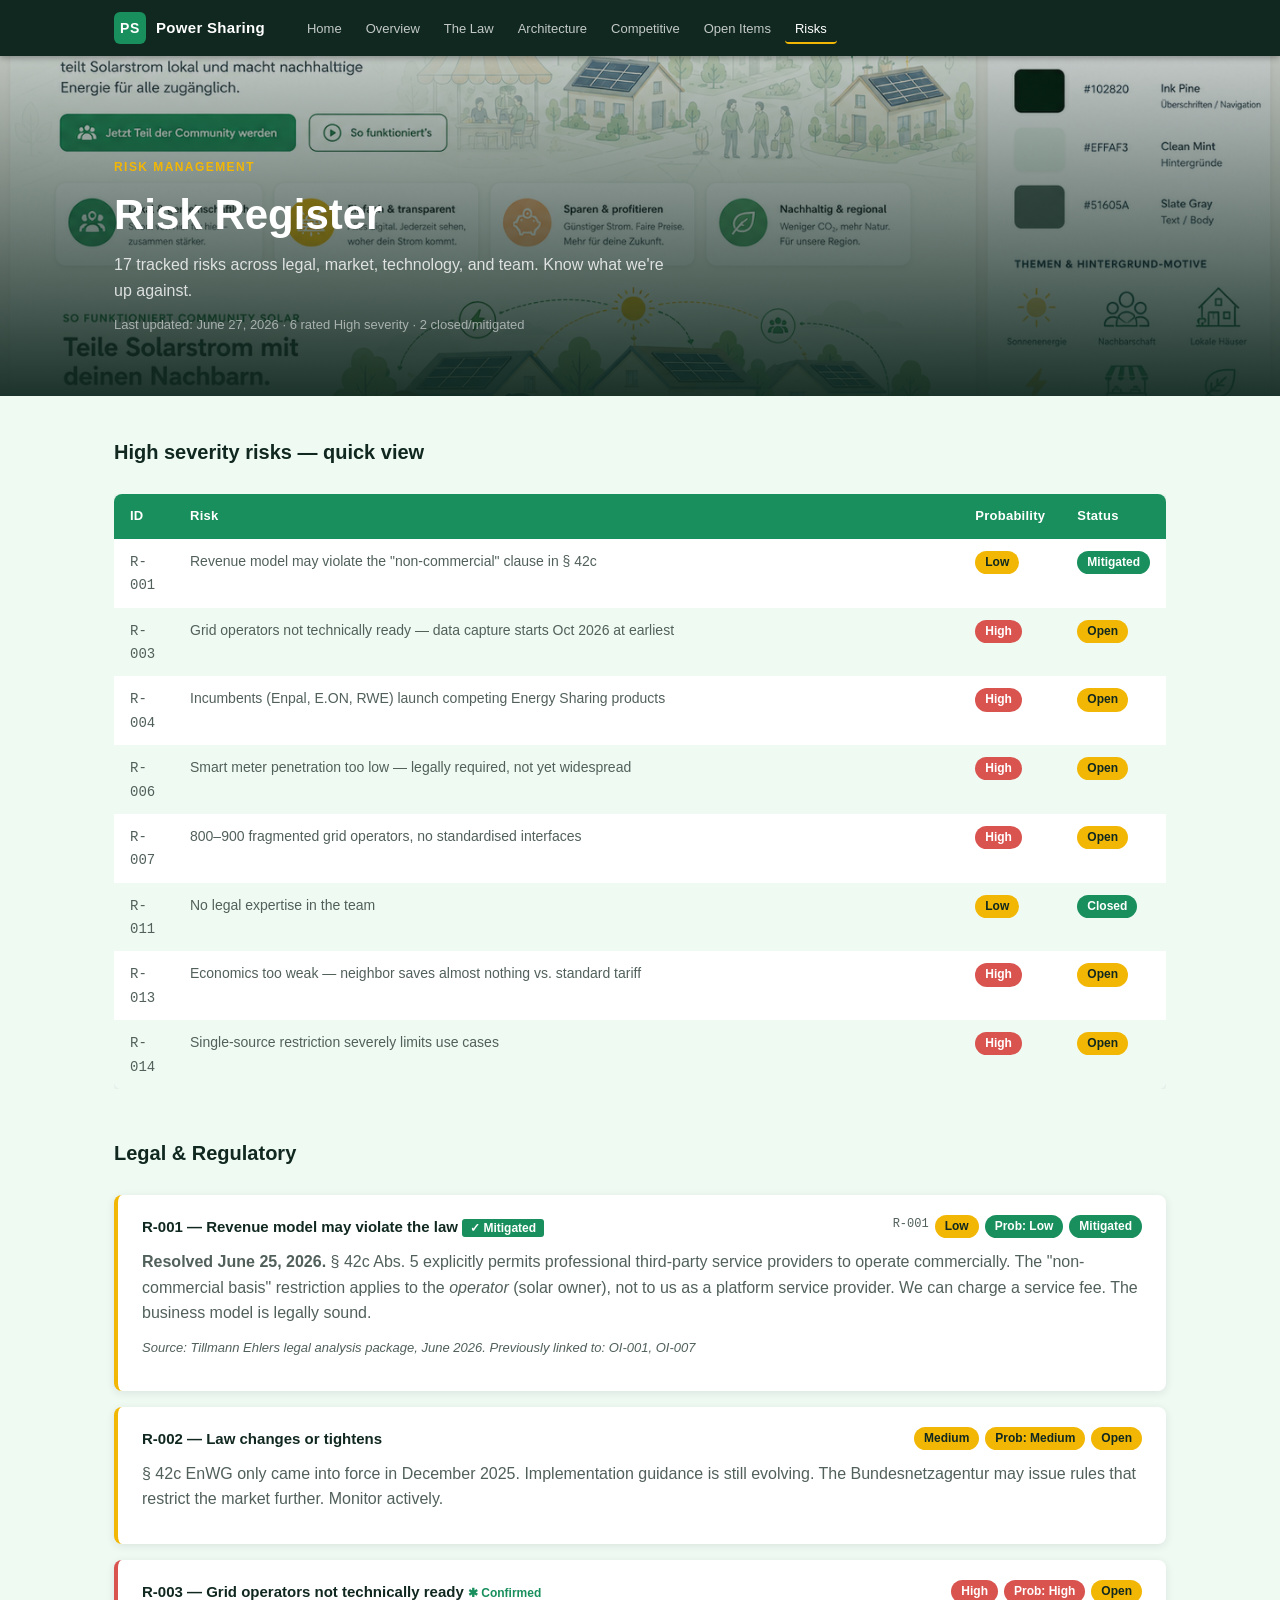
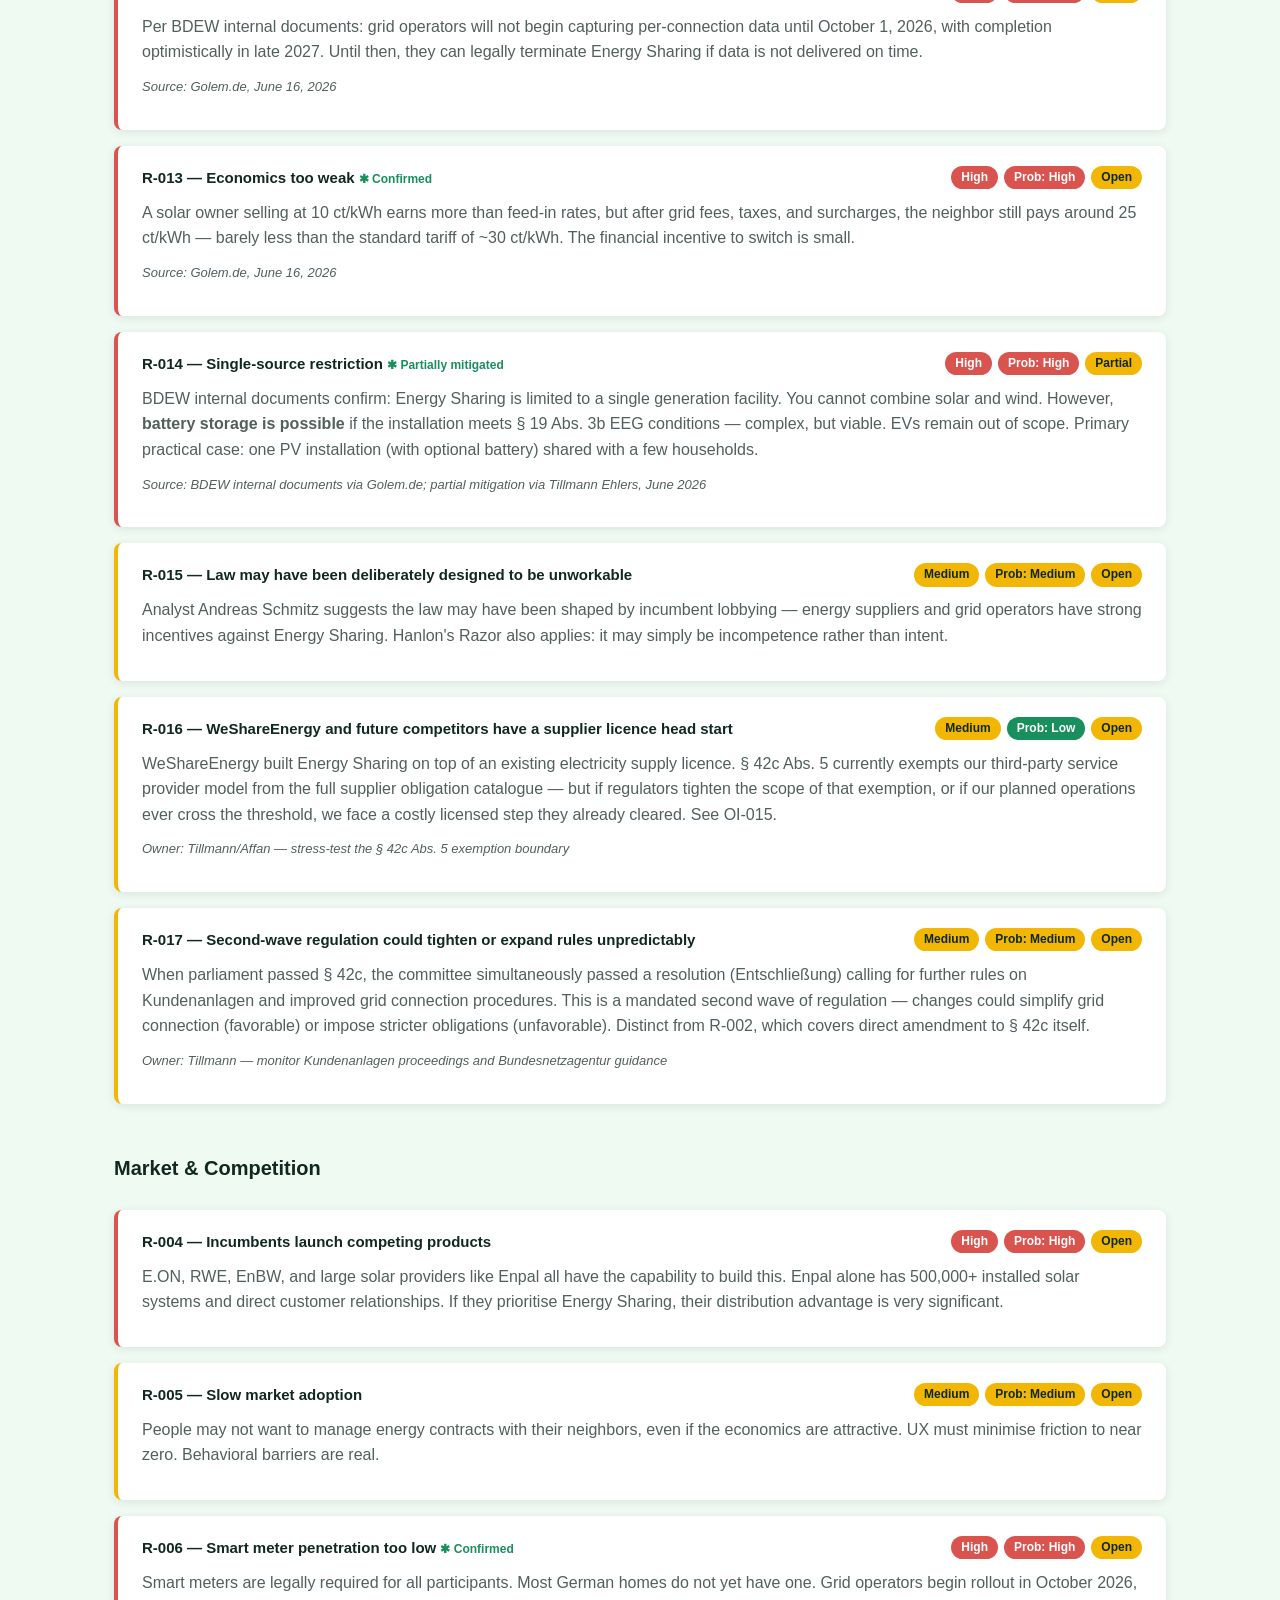
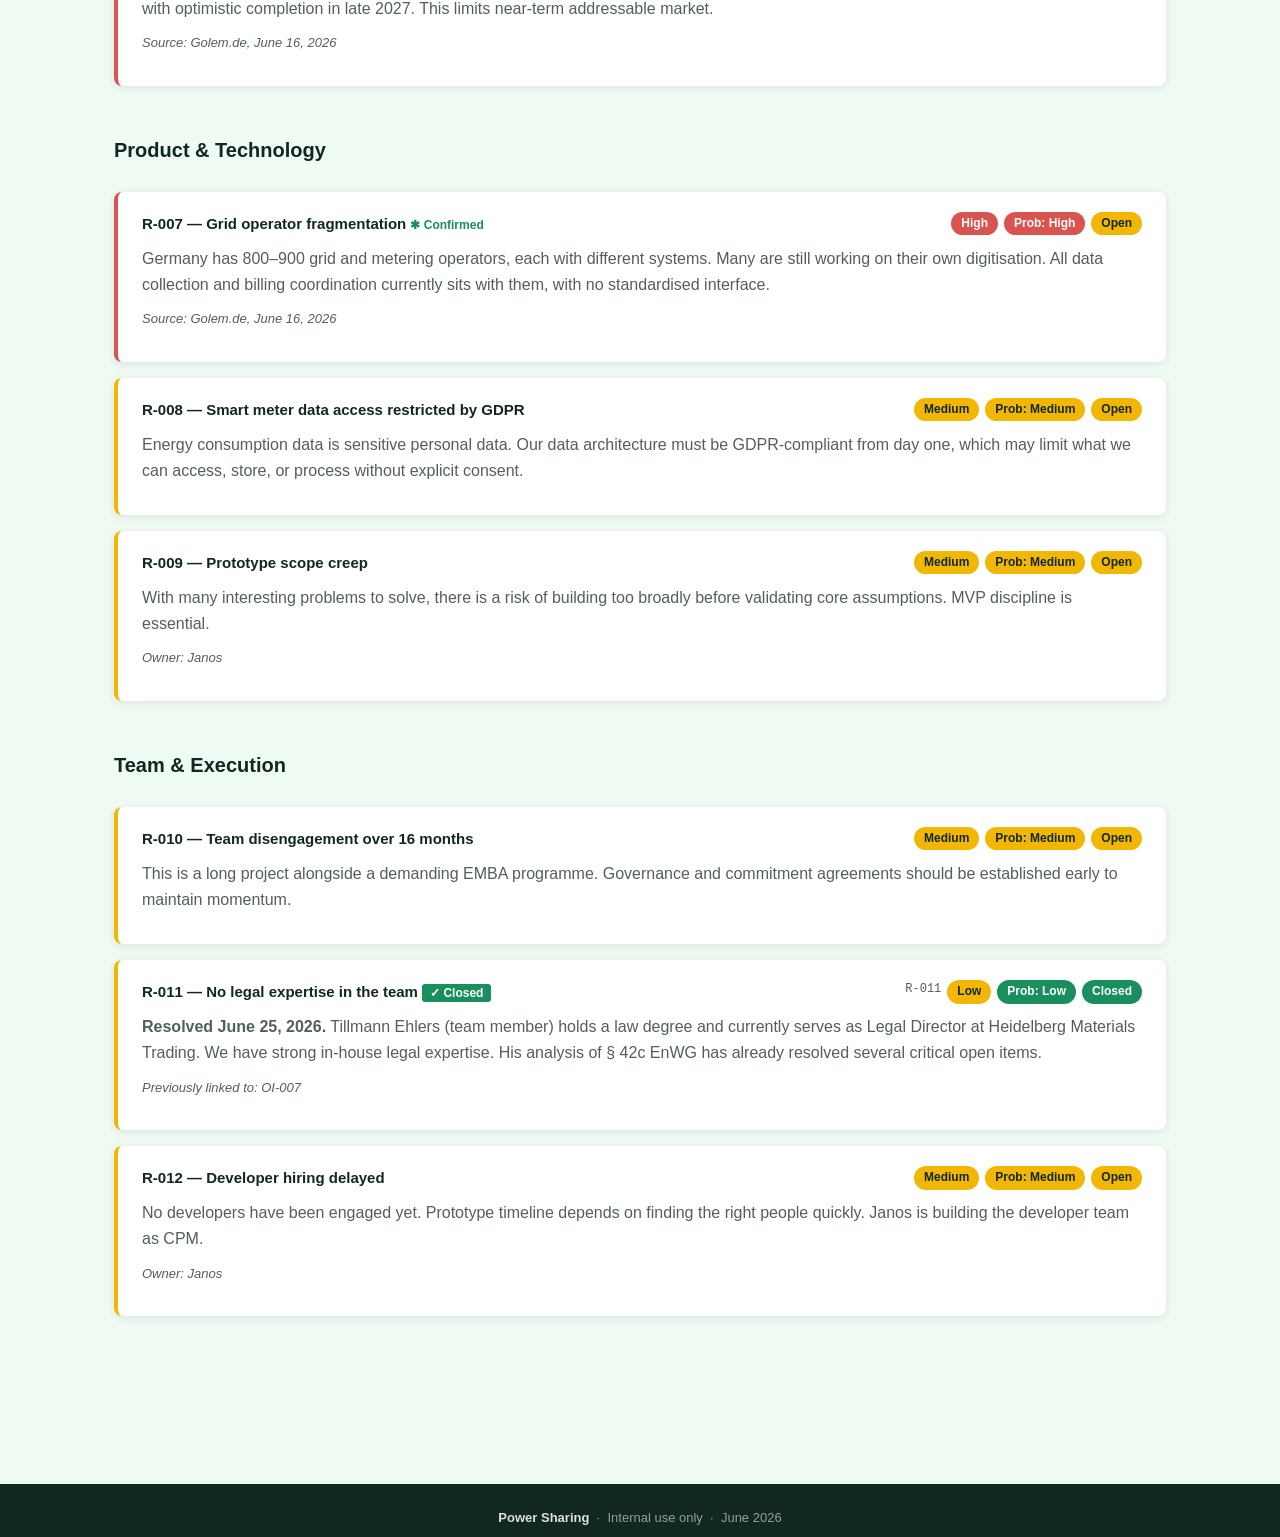
<file: risk-register.html>
<!DOCTYPE html>
<html lang="en">
<head>
  <meta charset="UTF-8">
  <meta name="viewport" content="width=device-width, initial-scale=1.0">
  <title>Risk Register — Power Sharing</title>
  <link rel="stylesheet" href="css/style.css">
</head>
<body>

<nav>
  <div class="nav-inner">
    <a href="index.html" class="nav-logo">
      <span class="monogram">PS</span>
      <span class="wordmark">Power Sharing</span>
    </a>
    <ul class="nav-links">
      <li><a href="index.html">Home</a></li>
      <li><a href="overview.html">Overview</a></li>
      <li><a href="law.html">The Law</a></li>
      <li><a href="architecture.html">Architecture</a></li>
      <li><a href="competitive.html">Competitive</a></li>
      <li><a href="open-items.html">Open Items</a></li>
      <li><a href="risk-register.html" class="active">Risks</a></li>
    </ul>
  </div>
</nav>

<div class="hero">
  <div class="hero-inner">
    <div class="hero-eyebrow">Risk Management</div>
    <h1>Risk Register</h1>
    <p>17 tracked risks across legal, market, technology, and team. Know what we're up against.</p>
    <p class="meta">Last updated: June 27, 2026 · 6 rated High severity · 2 closed/mitigated</p>
  </div>
</div>

<main>
  <section>
    <h2>High severity risks — quick view</h2>
    <div class="table-wrap">
      <table>
        <thead>
          <tr><th style="width:60px;">ID</th><th>Risk</th><th style="width:100px;">Probability</th><th style="width:80px;">Status</th></tr>
        </thead>
        <tbody>
          <tr><td><code>R-001</code></td><td>Revenue model may violate the "non-commercial" clause in § 42c</td><td><span class="badge badge-medium">Low</span></td><td><span class="badge badge-open" style="background:var(--green);color:#fff;">Mitigated</span></td></tr>
          <tr><td><code>R-003</code></td><td>Grid operators not technically ready — data capture starts Oct 2026 at earliest</td><td><span class="badge badge-high">High</span></td><td><span class="badge badge-open">Open</span></td></tr>
          <tr><td><code>R-004</code></td><td>Incumbents (Enpal, E.ON, RWE) launch competing Energy Sharing products</td><td><span class="badge badge-high">High</span></td><td><span class="badge badge-open">Open</span></td></tr>
          <tr><td><code>R-006</code></td><td>Smart meter penetration too low — legally required, not yet widespread</td><td><span class="badge badge-high">High</span></td><td><span class="badge badge-open">Open</span></td></tr>
          <tr><td><code>R-007</code></td><td>800–900 fragmented grid operators, no standardised interfaces</td><td><span class="badge badge-high">High</span></td><td><span class="badge badge-open">Open</span></td></tr>
          <tr><td><code>R-011</code></td><td>No legal expertise in the team</td><td><span class="badge badge-medium">Low</span></td><td><span class="badge badge-open" style="background:var(--green);color:#fff;">Closed</span></td></tr>
          <tr><td><code>R-013</code></td><td>Economics too weak — neighbor saves almost nothing vs. standard tariff</td><td><span class="badge badge-high">High</span></td><td><span class="badge badge-open">Open</span></td></tr>
          <tr><td><code>R-014</code></td><td>Single-source restriction severely limits use cases</td><td><span class="badge badge-high">High</span></td><td><span class="badge badge-open">Open</span></td></tr>
        </tbody>
      </table>
    </div>
  </section>

  <section>
    <h2>Legal &amp; Regulatory</h2>

    <div class="risk-card medium">
      <div class="risk-card-header">
        <h4>R-001 — Revenue model may violate the law <span class="risk-confirmed" style="background:var(--green);color:#fff;padding:2px 8px;border-radius:3px;font-size:12px;">✓ Mitigated</span></h4>
        <div class="risk-meta">
          <span class="risk-id">R-001</span>
          <span class="badge badge-medium">Low</span>
          <span class="badge" style="background:var(--green);color:#fff;">Prob: Low</span>
          <span class="badge" style="background:var(--green);color:#fff;">Mitigated</span>
        </div>
      </div>
      <p><strong>Resolved June 25, 2026.</strong> § 42c Abs. 5 explicitly permits professional third-party service providers to operate commercially. The "non-commercial basis" restriction applies to the <em>operator</em> (solar owner), not to us as a platform service provider. We can charge a service fee. The business model is legally sound.</p>
      <p style="font-size:13px; margin-top:8px;"><em>Source: Tillmann Ehlers legal analysis package, June 2026. Previously linked to: OI-001, OI-007</em></p>
    </div>

    <div class="risk-card medium">
      <div class="risk-card-header">
        <h4>R-002 — Law changes or tightens</h4>
        <div class="risk-meta">
          <span class="badge badge-medium">Medium</span>
          <span class="badge badge-medium">Prob: Medium</span>
          <span class="badge badge-open">Open</span>
        </div>
      </div>
      <p>§ 42c EnWG only came into force in December 2025. Implementation guidance is still evolving. The Bundesnetzagentur may issue rules that restrict the market further. Monitor actively.</p>
    </div>

    <div class="risk-card high">
      <div class="risk-card-header">
        <h4>R-003 — Grid operators not technically ready <span class="risk-confirmed">✱ Confirmed</span></h4>
        <div class="risk-meta">
          <span class="badge badge-high">High</span>
          <span class="badge badge-high">Prob: High</span>
          <span class="badge badge-open">Open</span>
        </div>
      </div>
      <p>Per BDEW internal documents: grid operators will not begin capturing per-connection data until October 1, 2026, with completion optimistically in late 2027. Until then, they can legally terminate Energy Sharing if data is not delivered on time.</p>
      <p style="font-size:13px; margin-top:8px;"><em>Source: Golem.de, June 16, 2026</em></p>
    </div>

    <div class="risk-card high">
      <div class="risk-card-header">
        <h4>R-013 — Economics too weak <span class="risk-confirmed">✱ Confirmed</span></h4>
        <div class="risk-meta">
          <span class="badge badge-high">High</span>
          <span class="badge badge-high">Prob: High</span>
          <span class="badge badge-open">Open</span>
        </div>
      </div>
      <p>A solar owner selling at 10 ct/kWh earns more than feed-in rates, but after grid fees, taxes, and surcharges, the neighbor still pays around 25 ct/kWh — barely less than the standard tariff of ~30 ct/kWh. The financial incentive to switch is small.</p>
      <p style="font-size:13px; margin-top:8px;"><em>Source: Golem.de, June 16, 2026</em></p>
    </div>

    <div class="risk-card high">
      <div class="risk-card-header">
        <h4>R-014 — Single-source restriction <span class="risk-confirmed">✱ Partially mitigated</span></h4>
        <div class="risk-meta">
          <span class="badge badge-high">High</span>
          <span class="badge badge-high">Prob: High</span>
          <span class="badge badge-open">Partial</span>
        </div>
      </div>
      <p>BDEW internal documents confirm: Energy Sharing is limited to a single generation facility. You cannot combine solar and wind. However, <strong>battery storage is possible</strong> if the installation meets § 19 Abs. 3b EEG conditions — complex, but viable. EVs remain out of scope. Primary practical case: one PV installation (with optional battery) shared with a few households.</p>
      <p style="font-size:13px; margin-top:8px;"><em>Source: BDEW internal documents via Golem.de; partial mitigation via Tillmann Ehlers, June 2026</em></p>
    </div>

    <div class="risk-card medium">
      <div class="risk-card-header">
        <h4>R-015 — Law may have been deliberately designed to be unworkable</h4>
        <div class="risk-meta">
          <span class="badge badge-medium">Medium</span>
          <span class="badge badge-medium">Prob: Medium</span>
          <span class="badge badge-open">Open</span>
        </div>
      </div>
      <p>Analyst Andreas Schmitz suggests the law may have been shaped by incumbent lobbying — energy suppliers and grid operators have strong incentives against Energy Sharing. Hanlon's Razor also applies: it may simply be incompetence rather than intent.</p>
    </div>

    <div class="risk-card medium">
      <div class="risk-card-header">
        <h4>R-016 — WeShareEnergy and future competitors have a supplier licence head start</h4>
        <div class="risk-meta">
          <span class="badge badge-medium">Medium</span>
          <span class="badge badge-low">Prob: Low</span>
          <span class="badge badge-open">Open</span>
        </div>
      </div>
      <p>WeShareEnergy built Energy Sharing on top of an existing electricity supply licence. § 42c Abs. 5 currently exempts our third-party service provider model from the full supplier obligation catalogue — but if regulators tighten the scope of that exemption, or if our planned operations ever cross the threshold, we face a costly licensed step they already cleared. See OI-015.</p>
      <p style="font-size:13px; margin-top:8px;"><em>Owner: Tillmann/Affan — stress-test the § 42c Abs. 5 exemption boundary</em></p>
    </div>

    <div class="risk-card medium">
      <div class="risk-card-header">
        <h4>R-017 — Second-wave regulation could tighten or expand rules unpredictably</h4>
        <div class="risk-meta">
          <span class="badge badge-medium">Medium</span>
          <span class="badge badge-medium">Prob: Medium</span>
          <span class="badge badge-open">Open</span>
        </div>
      </div>
      <p>When parliament passed § 42c, the committee simultaneously passed a resolution (Entschließung) calling for further rules on Kundenanlagen and improved grid connection procedures. This is a mandated second wave of regulation — changes could simplify grid connection (favorable) or impose stricter obligations (unfavorable). Distinct from R-002, which covers direct amendment to § 42c itself.</p>
      <p style="font-size:13px; margin-top:8px;"><em>Owner: Tillmann — monitor Kundenanlagen proceedings and Bundesnetzagentur guidance</em></p>
    </div>
  </section>

  <section>
    <h2>Market &amp; Competition</h2>

    <div class="risk-card high">
      <div class="risk-card-header">
        <h4>R-004 — Incumbents launch competing products</h4>
        <div class="risk-meta">
          <span class="badge badge-high">High</span>
          <span class="badge badge-high">Prob: High</span>
          <span class="badge badge-open">Open</span>
        </div>
      </div>
      <p>E.ON, RWE, EnBW, and large solar providers like Enpal all have the capability to build this. Enpal alone has 500,000+ installed solar systems and direct customer relationships. If they prioritise Energy Sharing, their distribution advantage is very significant.</p>
    </div>

    <div class="risk-card medium">
      <div class="risk-card-header">
        <h4>R-005 — Slow market adoption</h4>
        <div class="risk-meta">
          <span class="badge badge-medium">Medium</span>
          <span class="badge badge-medium">Prob: Medium</span>
          <span class="badge badge-open">Open</span>
        </div>
      </div>
      <p>People may not want to manage energy contracts with their neighbors, even if the economics are attractive. UX must minimise friction to near zero. Behavioral barriers are real.</p>
    </div>

    <div class="risk-card high">
      <div class="risk-card-header">
        <h4>R-006 — Smart meter penetration too low <span class="risk-confirmed">✱ Confirmed</span></h4>
        <div class="risk-meta">
          <span class="badge badge-high">High</span>
          <span class="badge badge-high">Prob: High</span>
          <span class="badge badge-open">Open</span>
        </div>
      </div>
      <p>Smart meters are legally required for all participants. Most German homes do not yet have one. Grid operators begin rollout in October 2026, with optimistic completion in late 2027. This limits near-term addressable market.</p>
      <p style="font-size:13px; margin-top:8px;"><em>Source: Golem.de, June 16, 2026</em></p>
    </div>
  </section>

  <section>
    <h2>Product &amp; Technology</h2>

    <div class="risk-card high">
      <div class="risk-card-header">
        <h4>R-007 — Grid operator fragmentation <span class="risk-confirmed">✱ Confirmed</span></h4>
        <div class="risk-meta">
          <span class="badge badge-high">High</span>
          <span class="badge badge-high">Prob: High</span>
          <span class="badge badge-open">Open</span>
        </div>
      </div>
      <p>Germany has 800–900 grid and metering operators, each with different systems. Many are still working on their own digitisation. All data collection and billing coordination currently sits with them, with no standardised interface.</p>
      <p style="font-size:13px; margin-top:8px;"><em>Source: Golem.de, June 16, 2026</em></p>
    </div>

    <div class="risk-card medium">
      <div class="risk-card-header">
        <h4>R-008 — Smart meter data access restricted by GDPR</h4>
        <div class="risk-meta">
          <span class="badge badge-medium">Medium</span>
          <span class="badge badge-medium">Prob: Medium</span>
          <span class="badge badge-open">Open</span>
        </div>
      </div>
      <p>Energy consumption data is sensitive personal data. Our data architecture must be GDPR-compliant from day one, which may limit what we can access, store, or process without explicit consent.</p>
    </div>

    <div class="risk-card medium">
      <div class="risk-card-header">
        <h4>R-009 — Prototype scope creep</h4>
        <div class="risk-meta">
          <span class="badge badge-medium">Medium</span>
          <span class="badge badge-medium">Prob: Medium</span>
          <span class="badge badge-open">Open</span>
        </div>
      </div>
      <p>With many interesting problems to solve, there is a risk of building too broadly before validating core assumptions. MVP discipline is essential.</p>
      <p style="font-size:13px; margin-top:8px;"><em>Owner: Janos</em></p>
    </div>
  </section>

  <section>
    <h2>Team &amp; Execution</h2>

    <div class="risk-card medium">
      <div class="risk-card-header">
        <h4>R-010 — Team disengagement over 16 months</h4>
        <div class="risk-meta">
          <span class="badge badge-medium">Medium</span>
          <span class="badge badge-medium">Prob: Medium</span>
          <span class="badge badge-open">Open</span>
        </div>
      </div>
      <p>This is a long project alongside a demanding EMBA programme. Governance and commitment agreements should be established early to maintain momentum.</p>
    </div>

    <div class="risk-card medium">
      <div class="risk-card-header">
        <h4>R-011 — No legal expertise in the team <span class="risk-confirmed" style="background:var(--green);color:#fff;padding:2px 8px;border-radius:3px;font-size:12px;">✓ Closed</span></h4>
        <div class="risk-meta">
          <span class="risk-id">R-011</span>
          <span class="badge badge-medium">Low</span>
          <span class="badge" style="background:var(--green);color:#fff;">Prob: Low</span>
          <span class="badge" style="background:var(--green);color:#fff;">Closed</span>
        </div>
      </div>
      <p><strong>Resolved June 25, 2026.</strong> Tillmann Ehlers (team member) holds a law degree and currently serves as Legal Director at Heidelberg Materials Trading. We have strong in-house legal expertise. His analysis of § 42c EnWG has already resolved several critical open items.</p>
      <p style="font-size:13px; margin-top:8px;"><em>Previously linked to: OI-007</em></p>
    </div>

    <div class="risk-card medium">
      <div class="risk-card-header">
        <h4>R-012 — Developer hiring delayed</h4>
        <div class="risk-meta">
          <span class="badge badge-medium">Medium</span>
          <span class="badge badge-medium">Prob: Medium</span>
          <span class="badge badge-open">Open</span>
        </div>
      </div>
      <p>No developers have been engaged yet. Prototype timeline depends on finding the right people quickly. Janos is building the developer team as CPM.</p>
      <p style="font-size:13px; margin-top:8px;"><em>Owner: Janos</em></p>
    </div>
  </section>
</main>

<footer>
  <strong>Power Sharing</strong> &nbsp;·&nbsp; Internal use only &nbsp;·&nbsp; June 2026
</footer>

</body>
</html>
</file>
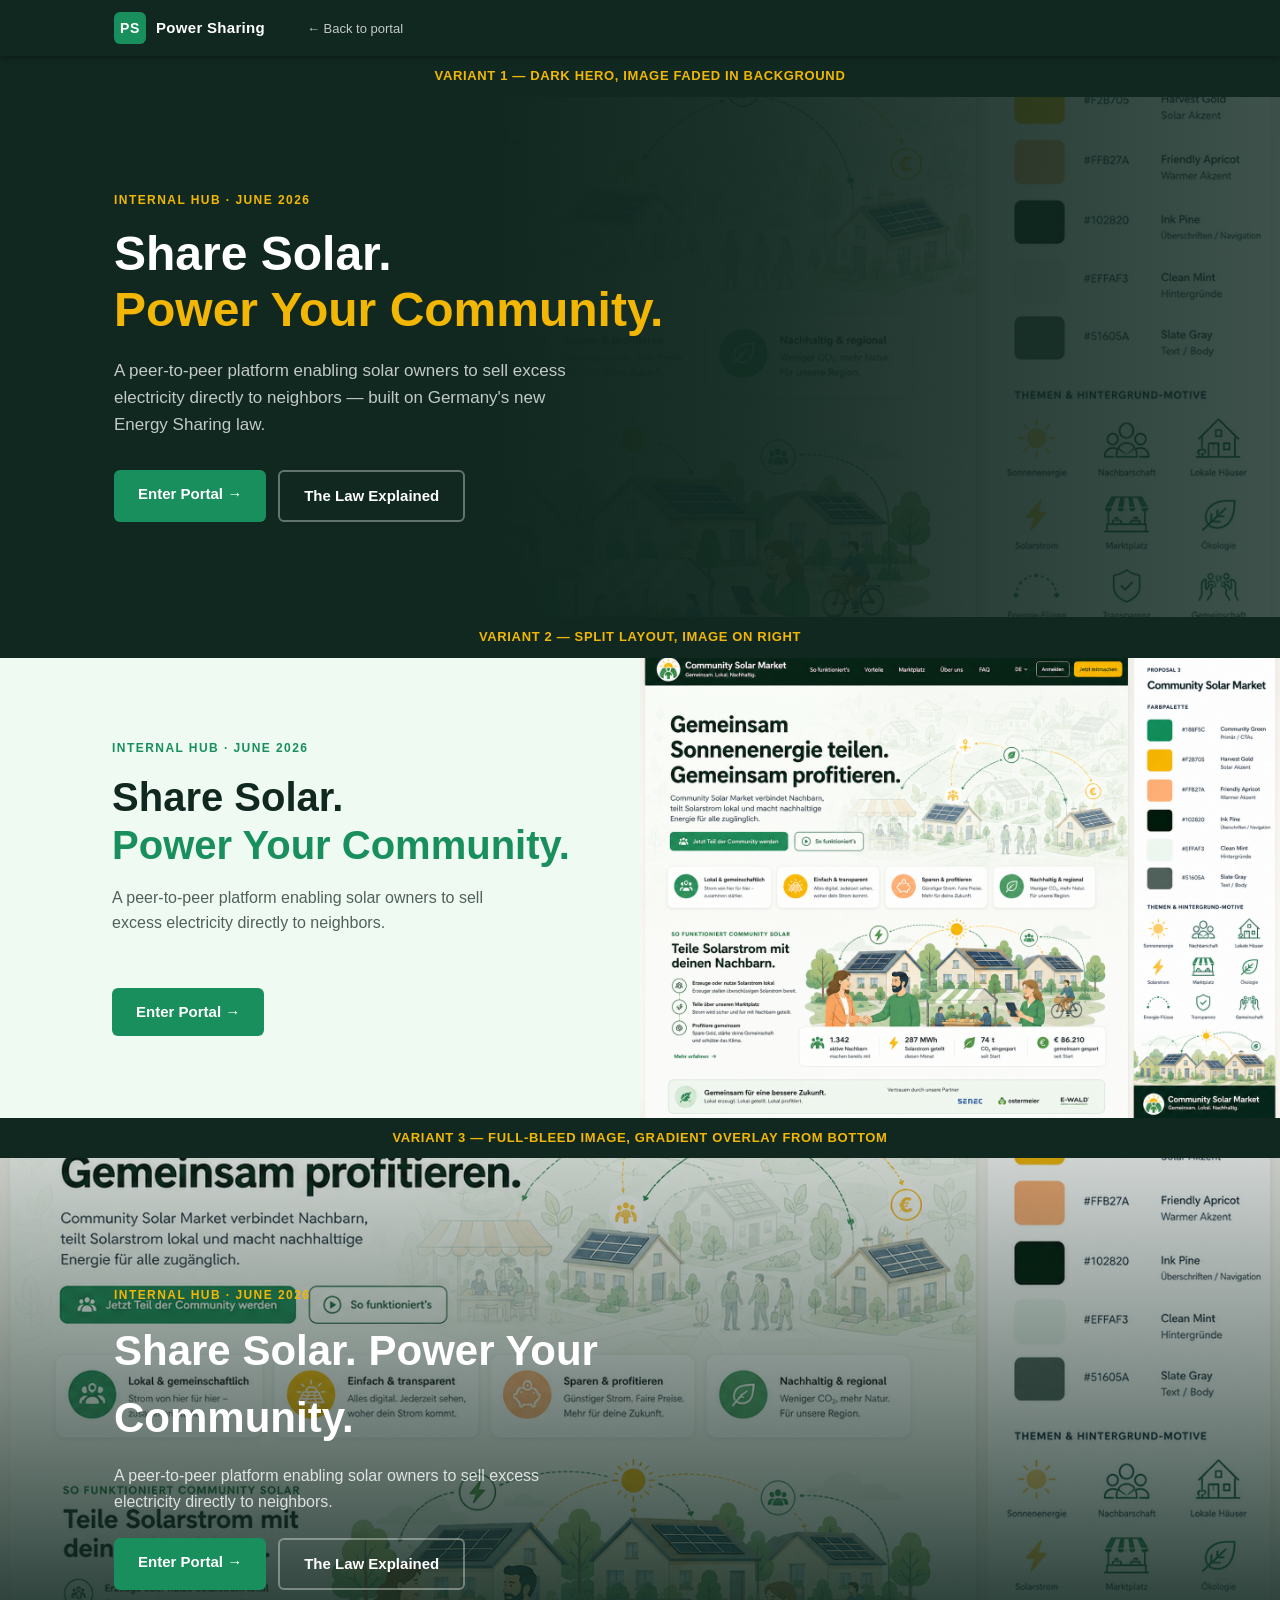
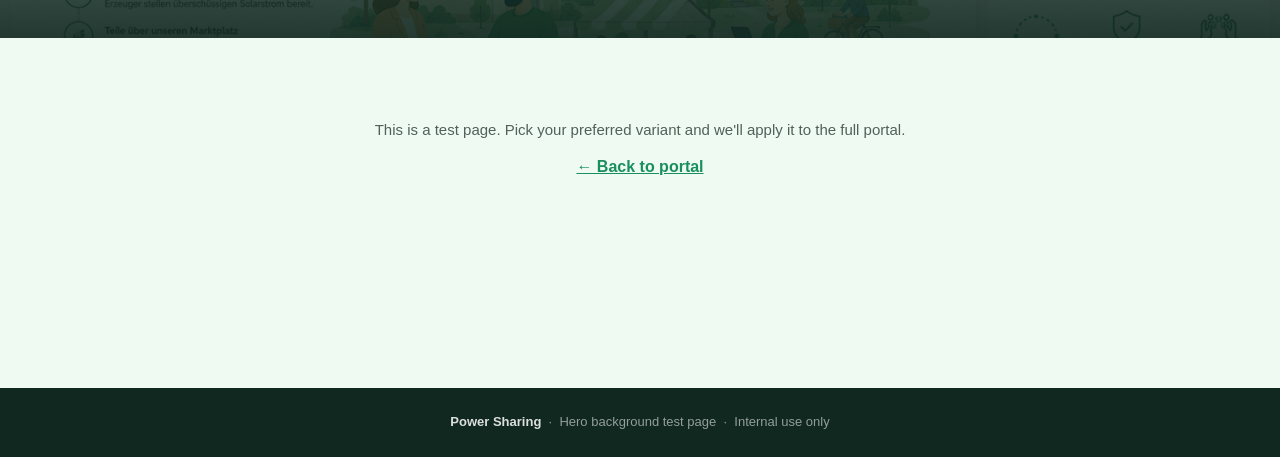
<file: test-hero.html>
<!DOCTYPE html>
<html lang="en">
<head>
  <meta charset="UTF-8">
  <meta name="viewport" content="width=device-width, initial-scale=1.0">
  <title>Test — Background Hero</title>
  <link rel="stylesheet" href="css/style.css">
  <style>
    /* ── TEST: full-bleed hero with image background ── */
    .hero-bg {
      position: relative;
      min-height: 520px;
      display: flex;
      align-items: center;
      overflow: hidden;
      background: var(--ink);
    }

    /* the image sits in the right half */
    .hero-bg-img {
      position: absolute;
      inset: 0;
      background: url('power_sharing.png') right center / cover no-repeat;
      opacity: 0.22;
      z-index: 0;
    }

    /* dark-to-transparent gradient masks the right edge */
    .hero-bg-gradient {
      position: absolute;
      inset: 0;
      background: linear-gradient(
        90deg,
        var(--ink) 38%,
        rgba(16,40,32,0.80) 58%,
        rgba(16,40,32,0.10) 100%
      );
      z-index: 1;
    }

    .hero-bg-content {
      position: relative;
      z-index: 2;
      max-width: 1100px;
      margin: 0 auto;
      padding: 64px 24px;
      width: 100%;
    }

    .hero-bg-content .eyebrow {
      text-transform: uppercase;
      letter-spacing: 0.12em;
      font-size: 12px;
      font-weight: 600;
      color: var(--gold);
      margin-bottom: 16px;
    }

    .hero-bg-content h1 {
      color: var(--white);
      font-size: clamp(28px, 5vw, 48px);
      font-weight: 700;
      line-height: 1.15;
      max-width: 560px;
      margin-bottom: 20px;
    }

    .hero-bg-content h1 span {
      color: var(--gold);
    }

    .hero-bg-content p {
      color: rgba(255,255,255,0.75);
      font-size: 17px;
      max-width: 480px;
      margin-bottom: 32px;
      line-height: 1.6;
    }

    .hero-buttons {
      display: flex;
      gap: 12px;
      flex-wrap: wrap;
    }

    .btn-primary {
      background: var(--green);
      color: var(--white);
      padding: 12px 24px;
      border-radius: 6px;
      font-weight: 600;
      font-size: 15px;
      text-decoration: none;
      transition: background 0.15s, transform 0.15s;
    }
    .btn-primary:hover { background: #147a4e; transform: translateY(-1px); }

    .btn-secondary {
      background: transparent;
      color: var(--white);
      padding: 12px 24px;
      border-radius: 6px;
      font-weight: 600;
      font-size: 15px;
      text-decoration: none;
      border: 2px solid rgba(255,255,255,0.35);
      transition: border-color 0.15s, transform 0.15s;
    }
    .btn-secondary:hover { border-color: var(--white); transform: translateY(-1px); }

    /* ── VARIANT 2: image on right, text on left, no overlay ── */
    .hero-split {
      display: grid;
      grid-template-columns: 1fr 1fr;
      min-height: 460px;
      background: var(--mint);
      overflow: hidden;
    }

    .hero-split-text {
      padding: 60px 48px 60px 24px;
      max-width: 1100px;
      margin: 0 auto;
      display: flex;
      flex-direction: column;
      justify-content: center;
      padding-left: max(24px, calc((100vw - 1100px) / 2));
    }

    .hero-split-text .eyebrow {
      text-transform: uppercase;
      letter-spacing: 0.12em;
      font-size: 12px;
      font-weight: 600;
      color: var(--green);
      margin-bottom: 14px;
    }

    .hero-split-text h1 {
      color: var(--ink);
      font-size: clamp(24px, 3.5vw, 40px);
      font-weight: 700;
      line-height: 1.2;
      margin-bottom: 16px;
    }

    .hero-split-text h1 span { color: var(--green); }

    .hero-split-text p {
      color: var(--slate);
      font-size: 16px;
      max-width: 420px;
      margin-bottom: 28px;
    }

    .hero-split-img {
      background: url('power_sharing.png') left center / cover no-repeat;
    }

    /* ── VARIANT 3: full-bleed, image shows clearly ── */
    .hero-full {
      position: relative;
      min-height: 480px;
      display: flex;
      align-items: flex-end;
      overflow: hidden;
    }

    .hero-full::before {
      content: '';
      position: absolute;
      inset: 0;
      background: url('power_sharing.png') center / cover no-repeat;
      z-index: 0;
    }

    .hero-full::after {
      content: '';
      position: absolute;
      inset: 0;
      background: linear-gradient(
        to top,
        rgba(16,40,32,0.92) 0%,
        rgba(16,40,32,0.55) 50%,
        rgba(16,40,32,0.20) 100%
      );
      z-index: 1;
    }

    .hero-full-content {
      position: relative;
      z-index: 2;
      width: 100%;
      max-width: 1100px;
      margin: 0 auto;
      padding: 48px 24px;
    }

    .hero-full-content .eyebrow {
      text-transform: uppercase;
      letter-spacing: 0.12em;
      font-size: 12px;
      font-weight: 600;
      color: var(--gold);
      margin-bottom: 12px;
    }

    .hero-full-content h1 {
      color: var(--white);
      font-size: clamp(24px, 4vw, 42px);
      font-weight: 700;
      max-width: 600px;
      margin-bottom: 12px;
    }

    .hero-full-content p {
      color: rgba(255,255,255,0.80);
      max-width: 480px;
      font-size: 16px;
      margin-bottom: 24px;
    }

    /* ── section labels ── */
    .variant-label {
      background: var(--ink);
      color: var(--gold);
      text-align: center;
      padding: 10px;
      font-size: 13px;
      font-weight: 600;
      letter-spacing: 0.05em;
      text-transform: uppercase;
    }
  </style>
</head>
<body>

<nav>
  <div class="nav-inner">
    <a href="index.html" class="nav-logo">
      <span class="monogram">PS</span>
      <span class="wordmark">Power Sharing</span>
    </a>
    <ul class="nav-links">
      <li><a href="index.html">← Back to portal</a></li>
    </ul>
  </div>
</nav>

<!-- ── VARIANT 1: Dark hero, image faded into background, text left ── -->
<div class="variant-label">Variant 1 — Dark hero, image faded in background</div>
<div class="hero-bg">
  <div class="hero-bg-img"></div>
  <div class="hero-bg-gradient"></div>
  <div class="hero-bg-content">
    <div class="eyebrow">Internal Hub · June 2026</div>
    <h1>Share Solar.<br><span>Power Your Community.</span></h1>
    <p>A peer-to-peer platform enabling solar owners to sell excess electricity directly to neighbors — built on Germany's new Energy Sharing law.</p>
    <div class="hero-buttons">
      <a href="index.html" class="btn-primary">Enter Portal →</a>
      <a href="law.html" class="btn-secondary">The Law Explained</a>
    </div>
  </div>
</div>

<!-- ── VARIANT 2: Split — text left, image right ── -->
<div class="variant-label">Variant 2 — Split layout, image on right</div>
<div class="hero-split">
  <div class="hero-split-text">
    <div class="eyebrow">Internal Hub · June 2026</div>
    <h1>Share Solar.<br><span>Power Your Community.</span></h1>
    <p>A peer-to-peer platform enabling solar owners to sell excess electricity directly to neighbors.</p>
    <div class="hero-buttons">
      <a href="index.html" class="btn-primary">Enter Portal →</a>
    </div>
  </div>
  <div class="hero-split-img"></div>
</div>

<!-- ── VARIANT 3: Full-bleed image, gradient from bottom ── -->
<div class="variant-label">Variant 3 — Full-bleed image, gradient overlay from bottom</div>
<div class="hero-full">
  <div class="hero-full-content">
    <div class="eyebrow">Internal Hub · June 2026</div>
    <h1>Share Solar. Power Your Community.</h1>
    <p>A peer-to-peer platform enabling solar owners to sell excess electricity directly to neighbors.</p>
    <div class="hero-buttons">
      <a href="index.html" class="btn-primary">Enter Portal →</a>
      <a href="law.html" class="btn-secondary">The Law Explained</a>
    </div>
  </div>
</div>

<main>
  <section style="text-align:center; padding: 40px 24px;">
    <p style="color:var(--slate); font-size:15px;">This is a test page. Pick your preferred variant and we'll apply it to the full portal.</p>
    <a href="index.html" style="color:var(--green); font-weight:600;">← Back to portal</a>
  </section>
</main>

<footer>
  <strong>Power Sharing</strong> &nbsp;·&nbsp; Hero background test page &nbsp;·&nbsp; Internal use only
</footer>

</body>
</html>
</file>
<file: css/style.css>
:root {
  --green:   #188F5C;
  --gold:    #F2B705;
  --apricot: #FFB27A;
  --ink:     #102820;
  --mint:    #EFFAF3;
  --slate:   #51605A;
  --white:   #ffffff;
  --shadow:  0 2px 8px rgba(16,40,32,0.10);
  --radius:  8px;
}

*, *::before, *::after { box-sizing: border-box; margin: 0; padding: 0; }

body {
  font-family: -apple-system, BlinkMacSystemFont, "Segoe UI", Roboto, Helvetica, Arial, sans-serif;
  background: var(--mint);
  color: var(--slate);
  line-height: 1.6;
  font-size: 16px;
}

/* ─── NAV ─────────────────────────────────────────────────── */
nav {
  background: var(--ink);
  position: sticky;
  top: 0;
  z-index: 100;
  box-shadow: 0 2px 6px rgba(0,0,0,0.3);
}

.nav-inner {
  max-width: 1100px;
  margin: 0 auto;
  padding: 0 24px;
  display: flex;
  align-items: center;
  gap: 32px;
  height: 56px;
}

.nav-logo {
  display: flex;
  align-items: center;
  gap: 10px;
  text-decoration: none;
  flex-shrink: 0;
}

.nav-logo .monogram {
  background: var(--green);
  color: var(--white);
  font-weight: 700;
  font-size: 14px;
  letter-spacing: 0.05em;
  width: 32px;
  height: 32px;
  border-radius: 6px;
  display: flex;
  align-items: center;
  justify-content: center;
}

.nav-logo .wordmark {
  color: var(--white);
  font-weight: 600;
  font-size: 15px;
  letter-spacing: 0.02em;
}

.nav-links {
  display: flex;
  gap: 4px;
  list-style: none;
  flex-wrap: wrap;
}

.nav-links a {
  color: rgba(255,255,255,0.75);
  text-decoration: none;
  font-size: 13px;
  padding: 6px 10px;
  border-radius: 4px;
  border-bottom: 2px solid transparent;
  transition: color 0.15s, border-color 0.15s;
}

.nav-links a:hover { color: var(--white); }
.nav-links a.active { color: var(--white); border-bottom-color: var(--gold); }

/* ─── HERO (variant 3 — full-bleed image, gradient from bottom) ── */
.hero {
  position: relative;
  min-height: 340px;
  display: flex;
  align-items: flex-end;
  overflow: hidden;
}

.hero::before {
  content: '';
  position: absolute;
  inset: 0;
  background: url('../power_sharing.png') center / cover no-repeat;
  z-index: 0;
}

.hero::after {
  content: '';
  position: absolute;
  inset: 0;
  background: linear-gradient(
    to top,
    rgba(16,40,32,0.95) 0%,
    rgba(16,40,32,0.60) 50%,
    rgba(16,40,32,0.25) 100%
  );
  z-index: 1;
}

.hero-inner {
  position: relative;
  z-index: 2;
  max-width: 1100px;
  margin: 0 auto;
  padding: 48px 24px;
  width: 100%;
}

.hero-eyebrow {
  text-transform: uppercase;
  letter-spacing: 0.12em;
  font-size: 12px;
  font-weight: 600;
  color: var(--gold);
  margin-bottom: 12px;
}

.hero h1 {
  color: var(--white);
  font-size: clamp(24px, 4vw, 42px);
  font-weight: 700;
  line-height: 1.2;
  margin-bottom: 12px;
  max-width: 640px;
}

.hero p {
  color: rgba(255,255,255,0.80);
  font-size: 16px;
  max-width: 560px;
}

.hero .meta {
  font-size: 13px;
  color: rgba(255,255,255,0.55);
  margin-top: 10px;
}

/* index hero is taller */
.hero-home { min-height: 480px; }

.hero-buttons {
  display: flex;
  gap: 12px;
  flex-wrap: wrap;
  margin-top: 24px;
}

.btn-primary {
  background: var(--green);
  color: var(--white);
  padding: 12px 24px;
  border-radius: 6px;
  font-weight: 600;
  font-size: 15px;
  text-decoration: none;
  transition: background 0.15s, transform 0.15s;
}
.btn-primary:hover { background: #147a4e; transform: translateY(-1px); }

.btn-secondary {
  background: transparent;
  color: var(--white);
  padding: 12px 24px;
  border-radius: 6px;
  font-weight: 600;
  font-size: 15px;
  text-decoration: none;
  border: 2px solid rgba(255,255,255,0.40);
  transition: border-color 0.15s, transform 0.15s;
}
.btn-secondary:hover { border-color: var(--white); transform: translateY(-1px); }

/* ─── MAIN CONTENT ────────────────────────────────────────── */
main {
  max-width: 1100px;
  margin: 0 auto;
  padding: 40px 24px 80px;
}

section { margin-bottom: 48px; }

section h2 {
  color: var(--ink);
  font-size: 20px;
  font-weight: 700;
  margin-bottom: 16px;
  padding-bottom: 8px;
  border-bottom: 2px solid var(--mint);
}

section h3 {
  color: var(--ink);
  font-size: 16px;
  font-weight: 600;
  margin: 20px 0 8px;
}

p { margin-bottom: 12px; color: var(--slate); }

/* ─── CARDS (index) ───────────────────────────────────────── */
.card-grid {
  display: grid;
  grid-template-columns: repeat(auto-fill, minmax(280px, 1fr));
  gap: 20px;
  margin-top: 32px;
}

.card {
  background: var(--white);
  border-radius: var(--radius);
  box-shadow: var(--shadow);
  border-top: 3px solid var(--green);
  padding: 24px;
  text-decoration: none;
  color: inherit;
  display: flex;
  flex-direction: column;
  gap: 10px;
  transition: border-color 0.15s, transform 0.15s, box-shadow 0.15s;
}

.card:hover {
  border-top-color: var(--gold);
  transform: translateY(-2px);
  box-shadow: 0 6px 18px rgba(16,40,32,0.13);
}

.card-icon {
  width: 40px;
  height: 40px;
  background: var(--apricot);
  border-radius: 8px;
  display: flex;
  align-items: center;
  justify-content: center;
  font-size: 20px;
}

.card h3 {
  color: var(--ink);
  font-size: 16px;
  font-weight: 600;
  margin: 0;
}

.card p {
  color: var(--slate);
  font-size: 14px;
  flex-grow: 1;
  margin: 0;
}

.card-arrow {
  color: var(--green);
  font-size: 18px;
  align-self: flex-end;
  margin-top: 4px;
  transition: transform 0.15s;
}

.card:hover .card-arrow { transform: translateX(4px); }

/* ─── STATS BAR ───────────────────────────────────────────── */
.stats-bar {
  background: var(--ink);
  border-radius: var(--radius);
  padding: 24px 32px;
  display: flex;
  justify-content: space-around;
  flex-wrap: wrap;
  gap: 24px;
  margin-top: 40px;
}

.stat { text-align: center; }
.stat .number { font-size: 28px; font-weight: 700; color: var(--gold); }
.stat .label  { font-size: 12px; color: rgba(255,255,255,0.65); margin-top: 2px; text-transform: uppercase; letter-spacing: 0.05em; }

/* ─── TABLES ──────────────────────────────────────────────── */
.table-wrap { overflow-x: auto; margin: 16px 0; }

table {
  width: 100%;
  border-collapse: collapse;
  font-size: 14px;
  background: var(--white);
  border-radius: var(--radius);
  overflow: hidden;
  box-shadow: var(--shadow);
}

thead tr { background: var(--green); }
thead th {
  color: var(--white);
  font-weight: 600;
  text-align: left;
  padding: 12px 16px;
  font-size: 13px;
  letter-spacing: 0.02em;
}

tbody tr:nth-child(even) { background: var(--mint); }
tbody tr:nth-child(odd)  { background: var(--white); }
tbody td { padding: 11px 16px; color: var(--slate); vertical-align: top; }
tbody tr:hover { background: rgba(24,143,92,0.06); }

/* ─── BADGES ──────────────────────────────────────────────── */
.badge {
  display: inline-block;
  padding: 2px 10px;
  border-radius: 20px;
  font-size: 12px;
  font-weight: 600;
  white-space: nowrap;
}

.badge-open     { background: var(--gold);    color: var(--ink); }
.badge-progress { background: var(--green);   color: var(--white); }
.badge-blocked  { background: var(--apricot); color: var(--ink); }
.badge-closed   { background: var(--slate);   color: var(--white); }
.badge-pending  { background: #e8e8e8;        color: var(--ink); }

.badge-high   { background: #D9534F; color: var(--white); }
.badge-medium { background: var(--gold); color: var(--ink); }
.badge-low    { background: var(--green); color: var(--white); }

/* ─── CALLOUTS ────────────────────────────────────────────── */
.callout {
  border-radius: var(--radius);
  padding: 16px 20px;
  margin: 20px 0;
  font-size: 14px;
  border-left: 4px solid;
}

.callout-warn {
  background: rgba(242,183,5,0.10);
  border-color: var(--gold);
  color: var(--ink);
}

.callout-confirm {
  background: rgba(24,143,92,0.08);
  border-color: var(--green);
  color: var(--ink);
}

.callout-info {
  background: rgba(81,96,90,0.08);
  border-color: var(--slate);
  color: var(--ink);
}

.callout strong { color: var(--ink); }

/* ─── NUMBERED STEPS ──────────────────────────────────────── */
.steps { list-style: none; counter-reset: steps; }
.steps li {
  counter-increment: steps;
  display: flex;
  gap: 16px;
  margin-bottom: 20px;
  align-items: flex-start;
}
.steps li::before {
  content: counter(steps);
  background: var(--green);
  color: var(--white);
  font-weight: 700;
  font-size: 14px;
  width: 28px;
  height: 28px;
  border-radius: 50%;
  display: flex;
  align-items: center;
  justify-content: center;
  flex-shrink: 0;
  margin-top: 2px;
}

/* ─── RISK CARDS ──────────────────────────────────────────── */
.risk-card {
  background: var(--white);
  border-radius: var(--radius);
  box-shadow: var(--shadow);
  padding: 20px 24px;
  margin-bottom: 16px;
  border-left: 4px solid var(--slate);
}

.risk-card.high   { border-left-color: #D9534F; }
.risk-card.medium { border-left-color: var(--gold); }
.risk-card.low    { border-left-color: var(--green); }

.risk-card-header {
  display: flex;
  align-items: flex-start;
  justify-content: space-between;
  gap: 12px;
  margin-bottom: 10px;
  flex-wrap: wrap;
}

.risk-card h4 {
  color: var(--ink);
  font-size: 15px;
  font-weight: 600;
  flex: 1;
}

.risk-meta { display: flex; gap: 6px; flex-wrap: wrap; }
.risk-id { font-size: 12px; color: var(--slate); font-family: monospace; }
.risk-confirmed { font-size: 12px; color: var(--green); font-weight: 600; }

/* ─── SECTION INTRO BOX ───────────────────────────────────── */
.intro-box {
  background: var(--white);
  border-radius: var(--radius);
  box-shadow: var(--shadow);
  padding: 20px 24px;
  margin-bottom: 32px;
  border-top: 3px solid var(--green);
}

/* ─── COMPETITOR CARDS ────────────────────────────────────── */
.competitor-card {
  background: var(--white);
  border-radius: var(--radius);
  box-shadow: var(--shadow);
  padding: 20px 24px;
  margin-bottom: 16px;
}

.competitor-header {
  display: flex;
  justify-content: space-between;
  align-items: center;
  margin-bottom: 8px;
  flex-wrap: wrap;
  gap: 8px;
}

.competitor-header h4 { color: var(--ink); font-size: 16px; font-weight: 600; }
.threat-high   { color: #D9534F; font-weight: 600; font-size: 13px; }
.threat-medium { color: var(--gold); font-weight: 600; font-size: 13px; }
.threat-low    { color: var(--text-muted); font-weight: 600; font-size: 13px; }

/* ─── CHECKLIST ───────────────────────────────────────────── */
.checklist { list-style: none; }
.checklist li {
  padding: 8px 0 8px 28px;
  position: relative;
  border-bottom: 1px solid rgba(81,96,90,0.1);
  font-size: 14px;
  color: var(--slate);
}
.checklist li::before {
  content: "□";
  position: absolute;
  left: 4px;
  color: var(--green);
  font-size: 16px;
}

/* ─── FOOTER ──────────────────────────────────────────────── */
footer {
  background: var(--ink);
  color: rgba(255,255,255,0.55);
  text-align: center;
  padding: 24px;
  font-size: 13px;
  margin-top: 40px;
}

footer strong { color: rgba(255,255,255,0.85); }

/* ─── RESPONSIVE ──────────────────────────────────────────── */
@media (max-width: 640px) {
  .nav-links { display: none; }
  .stats-bar { flex-direction: column; align-items: center; }
  .card-grid { grid-template-columns: 1fr; }
  .risk-card-header { flex-direction: column; }
}
</file>
